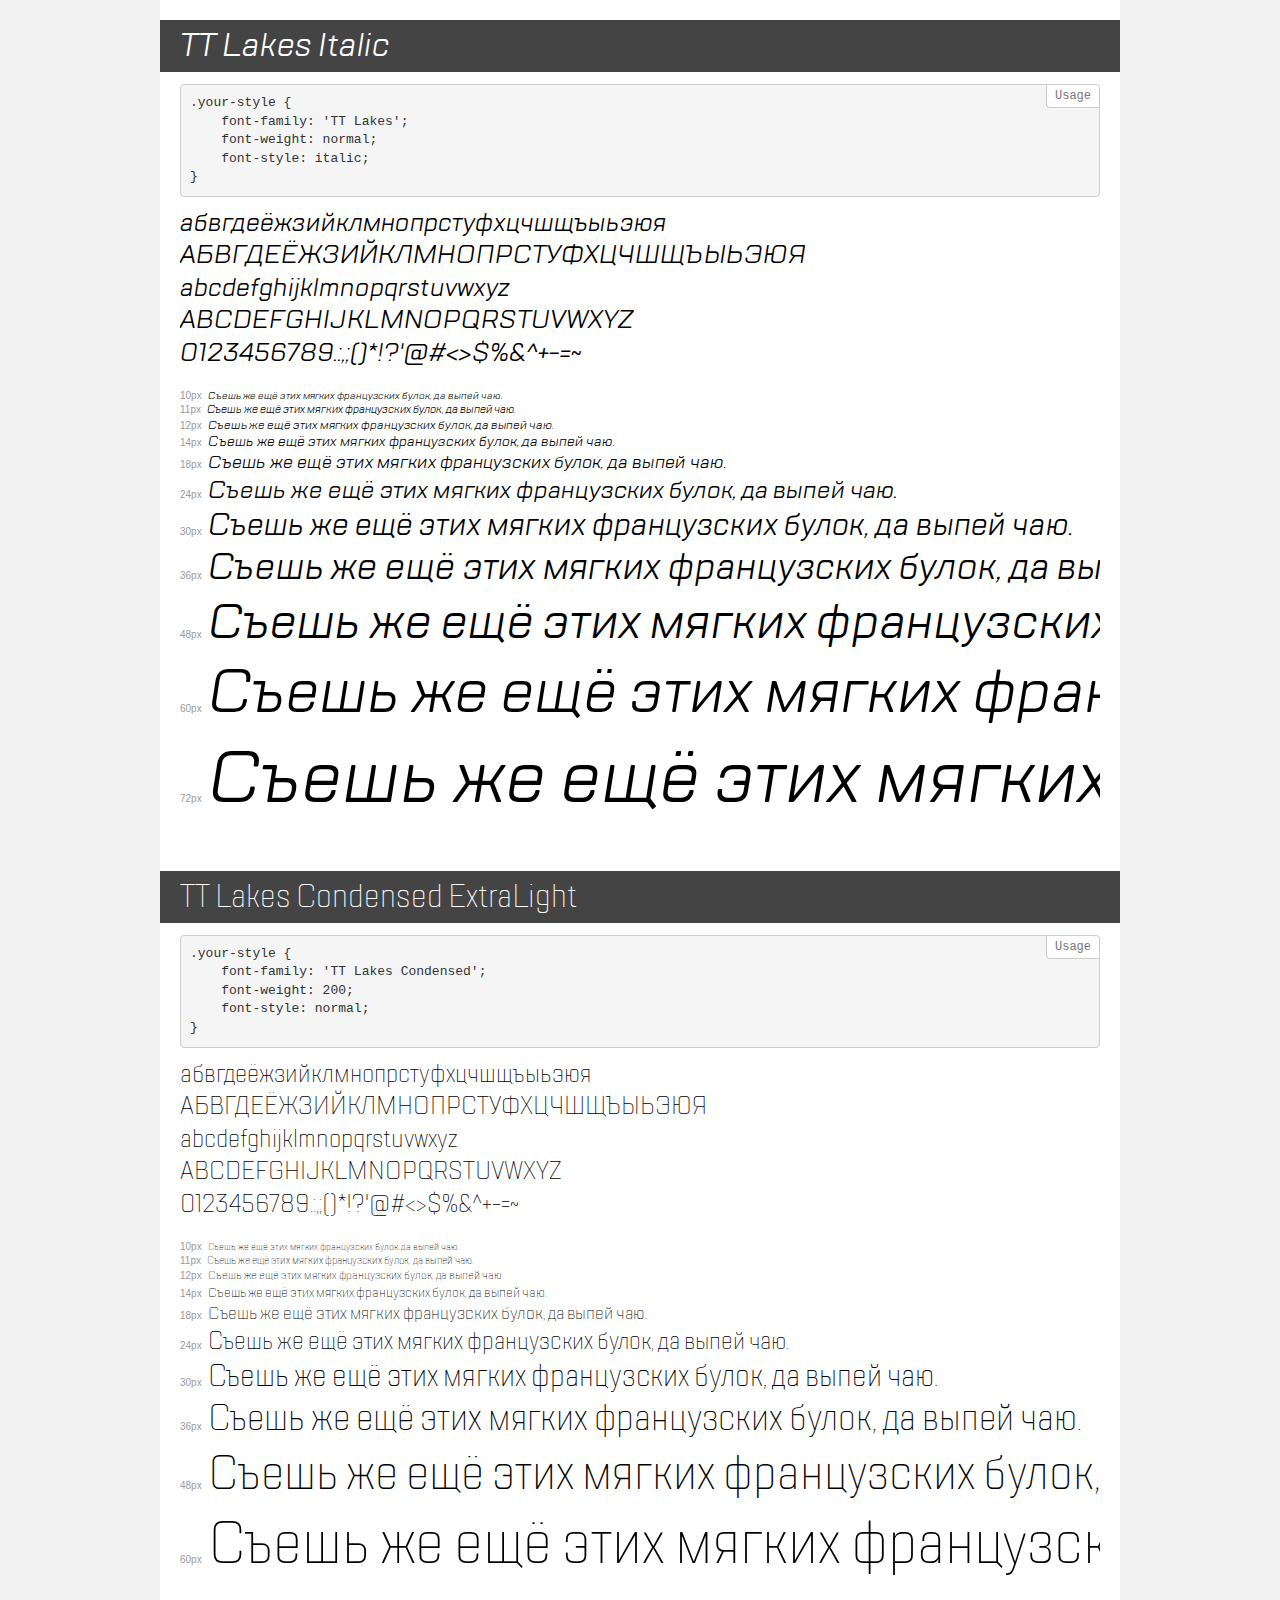
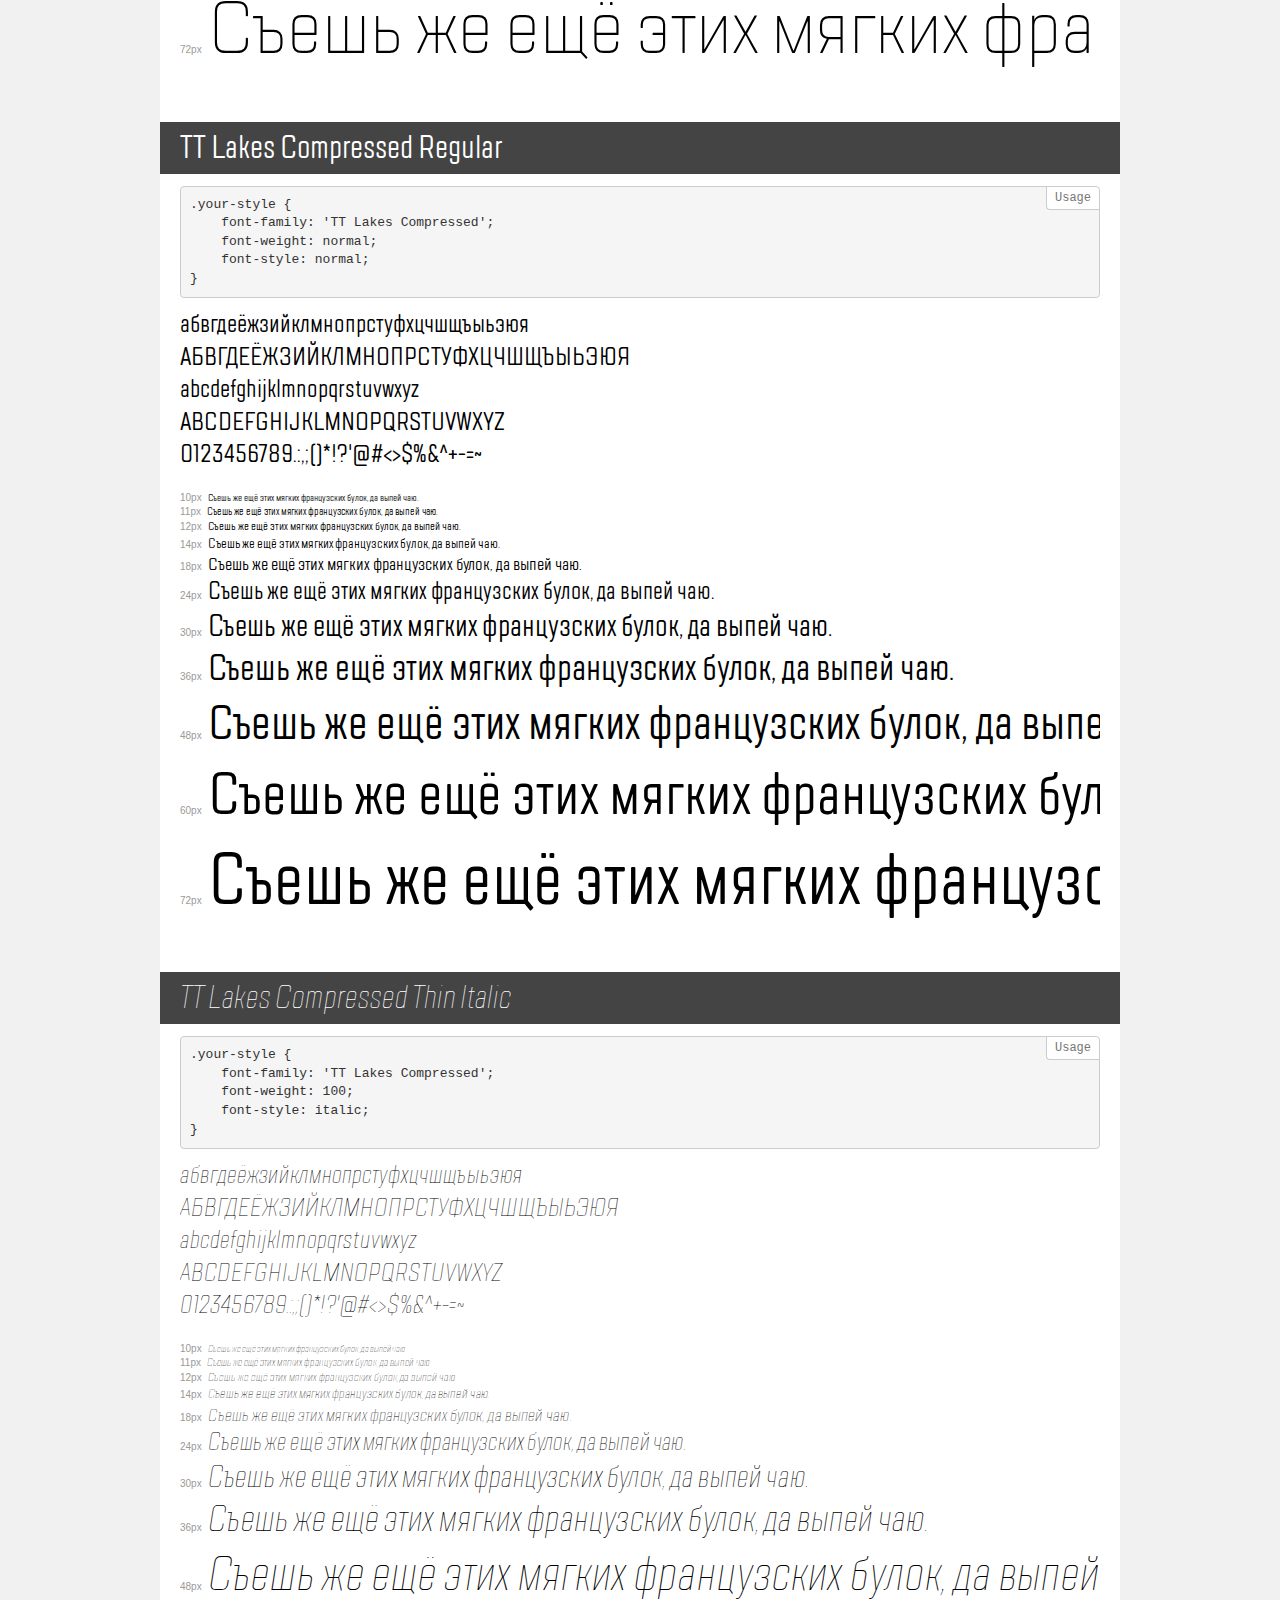
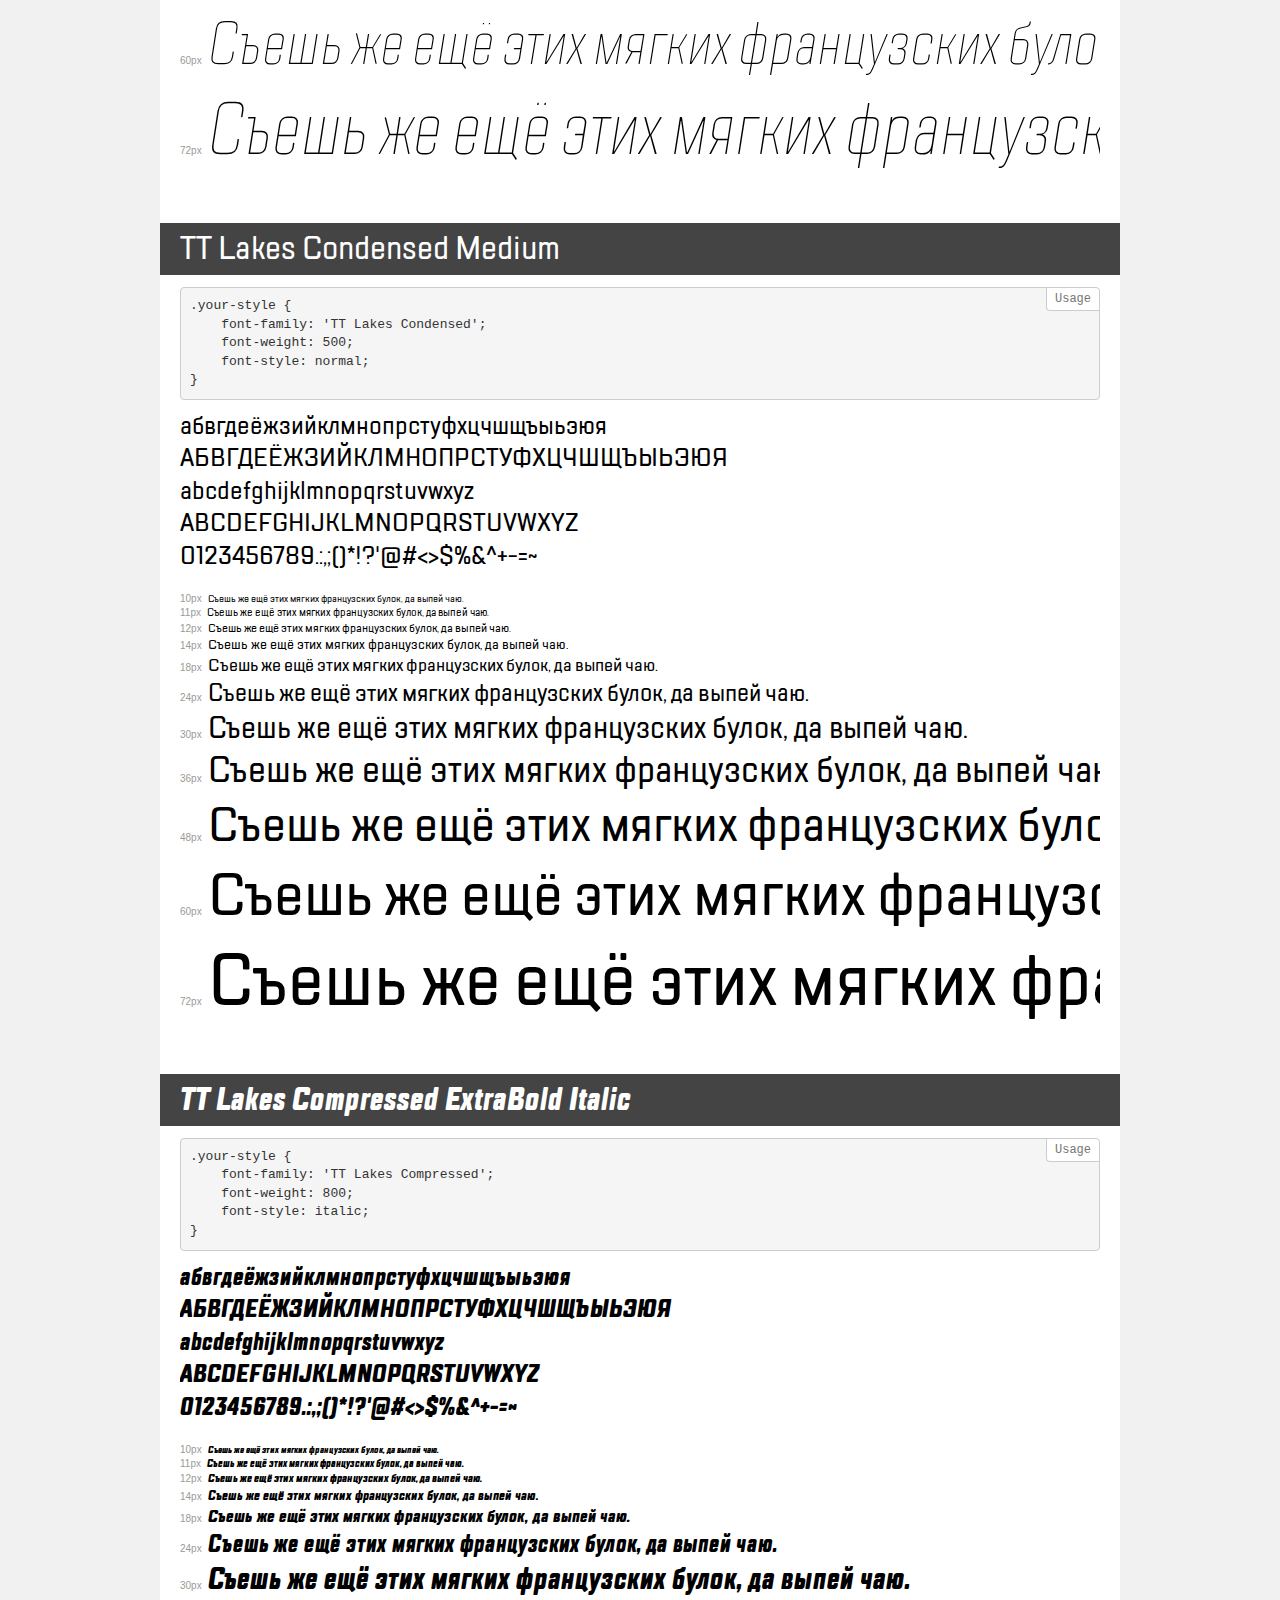
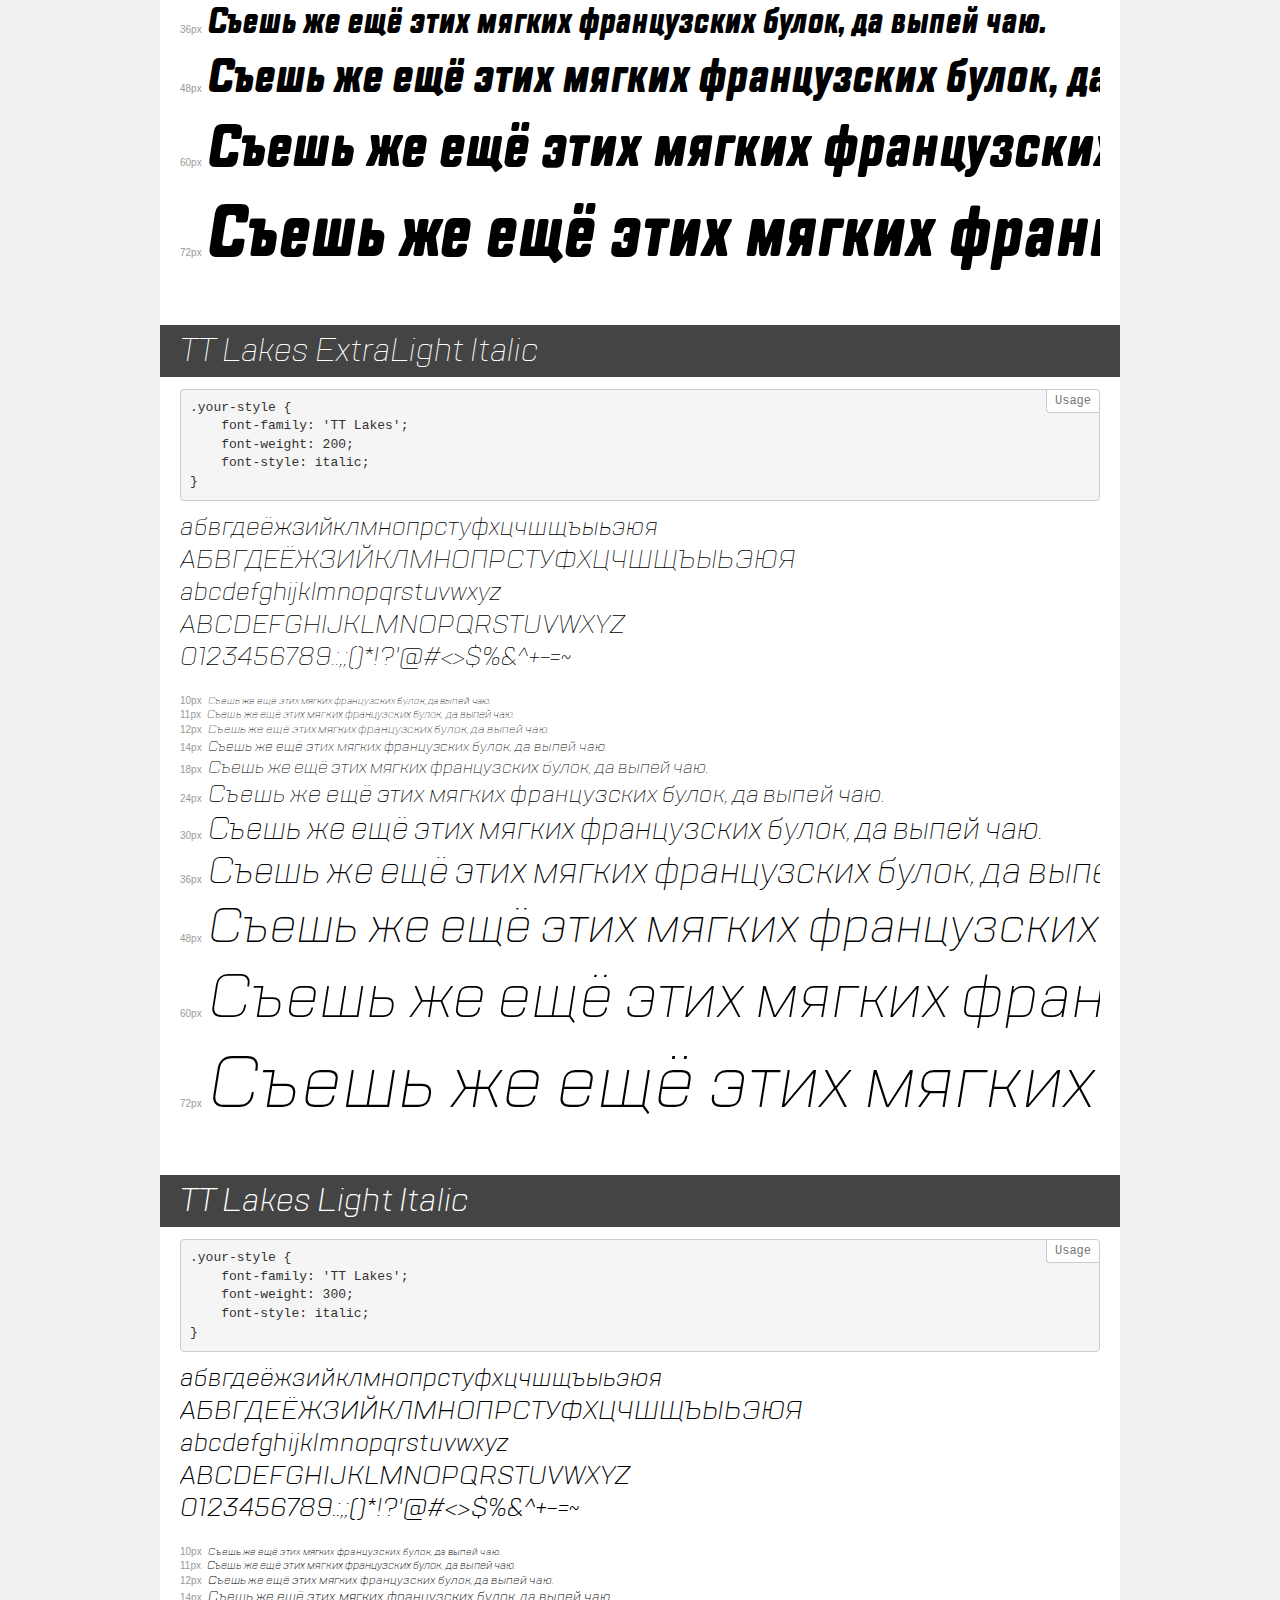
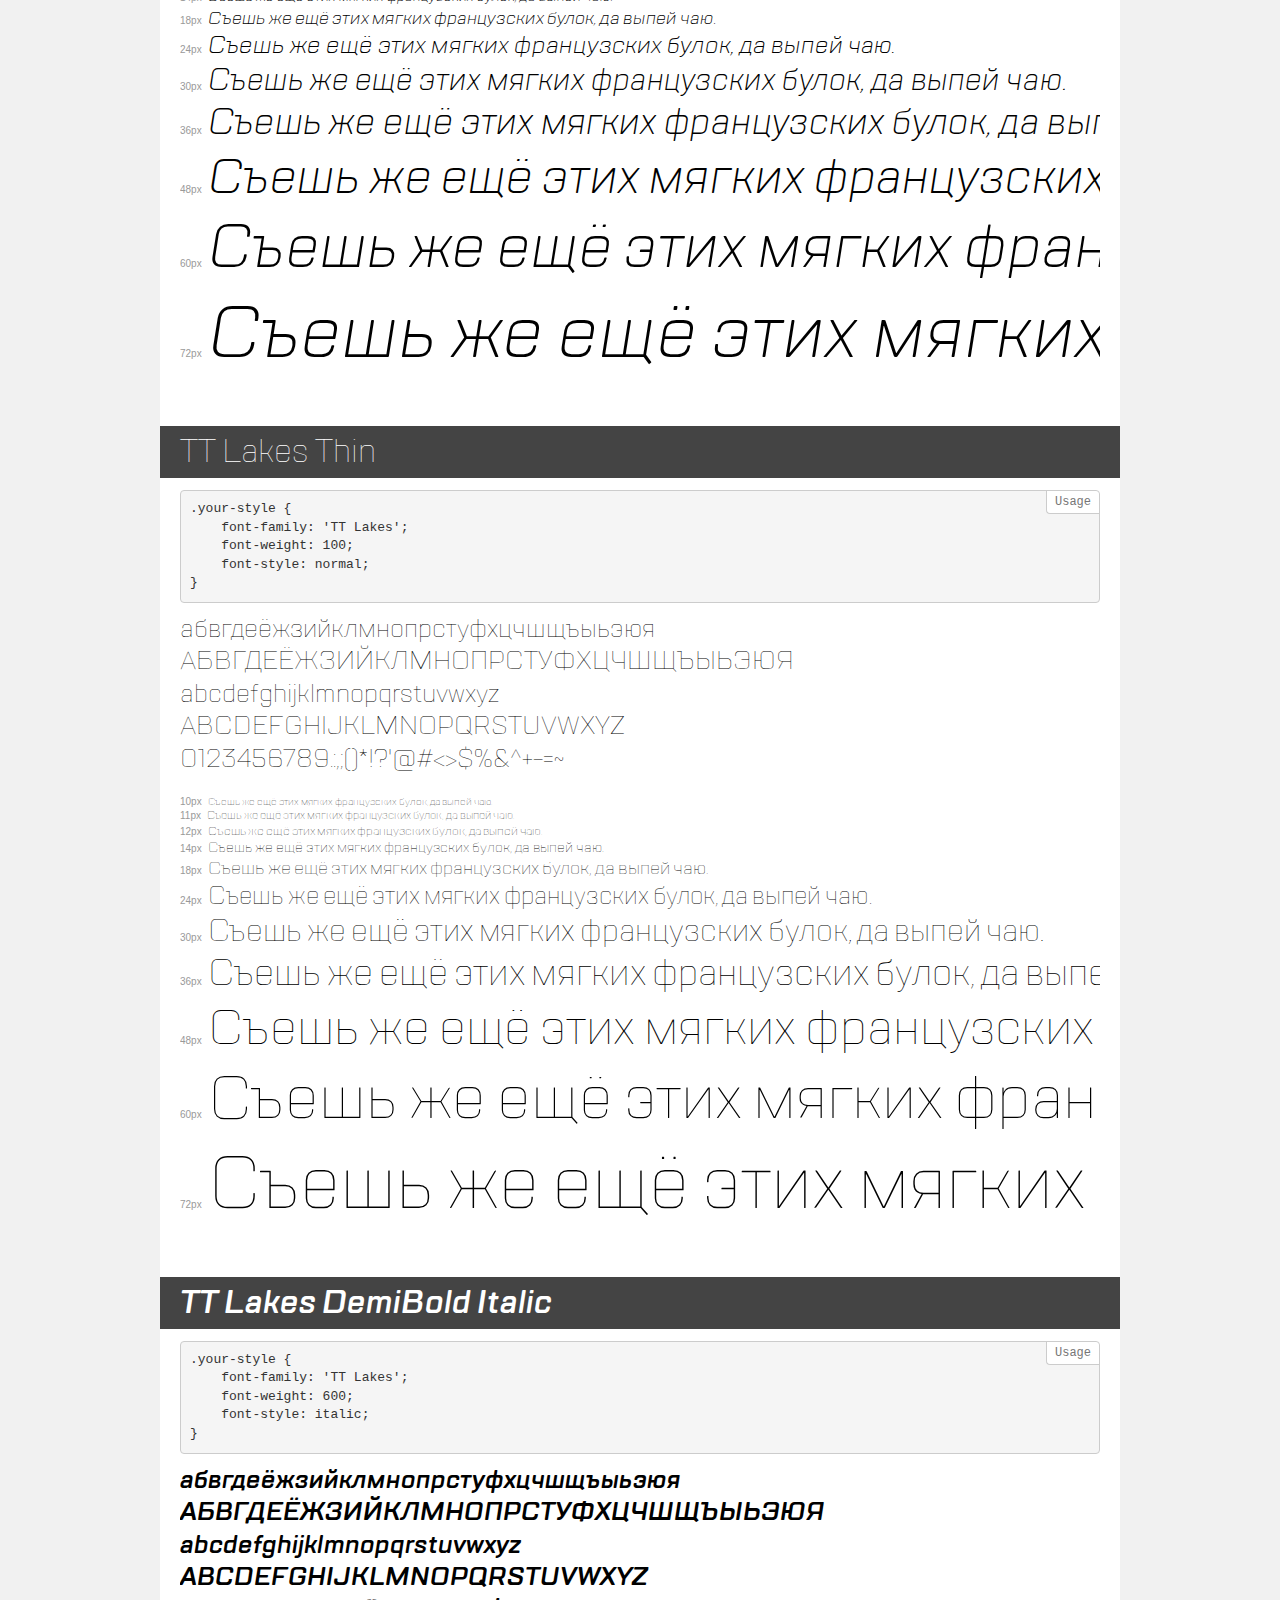
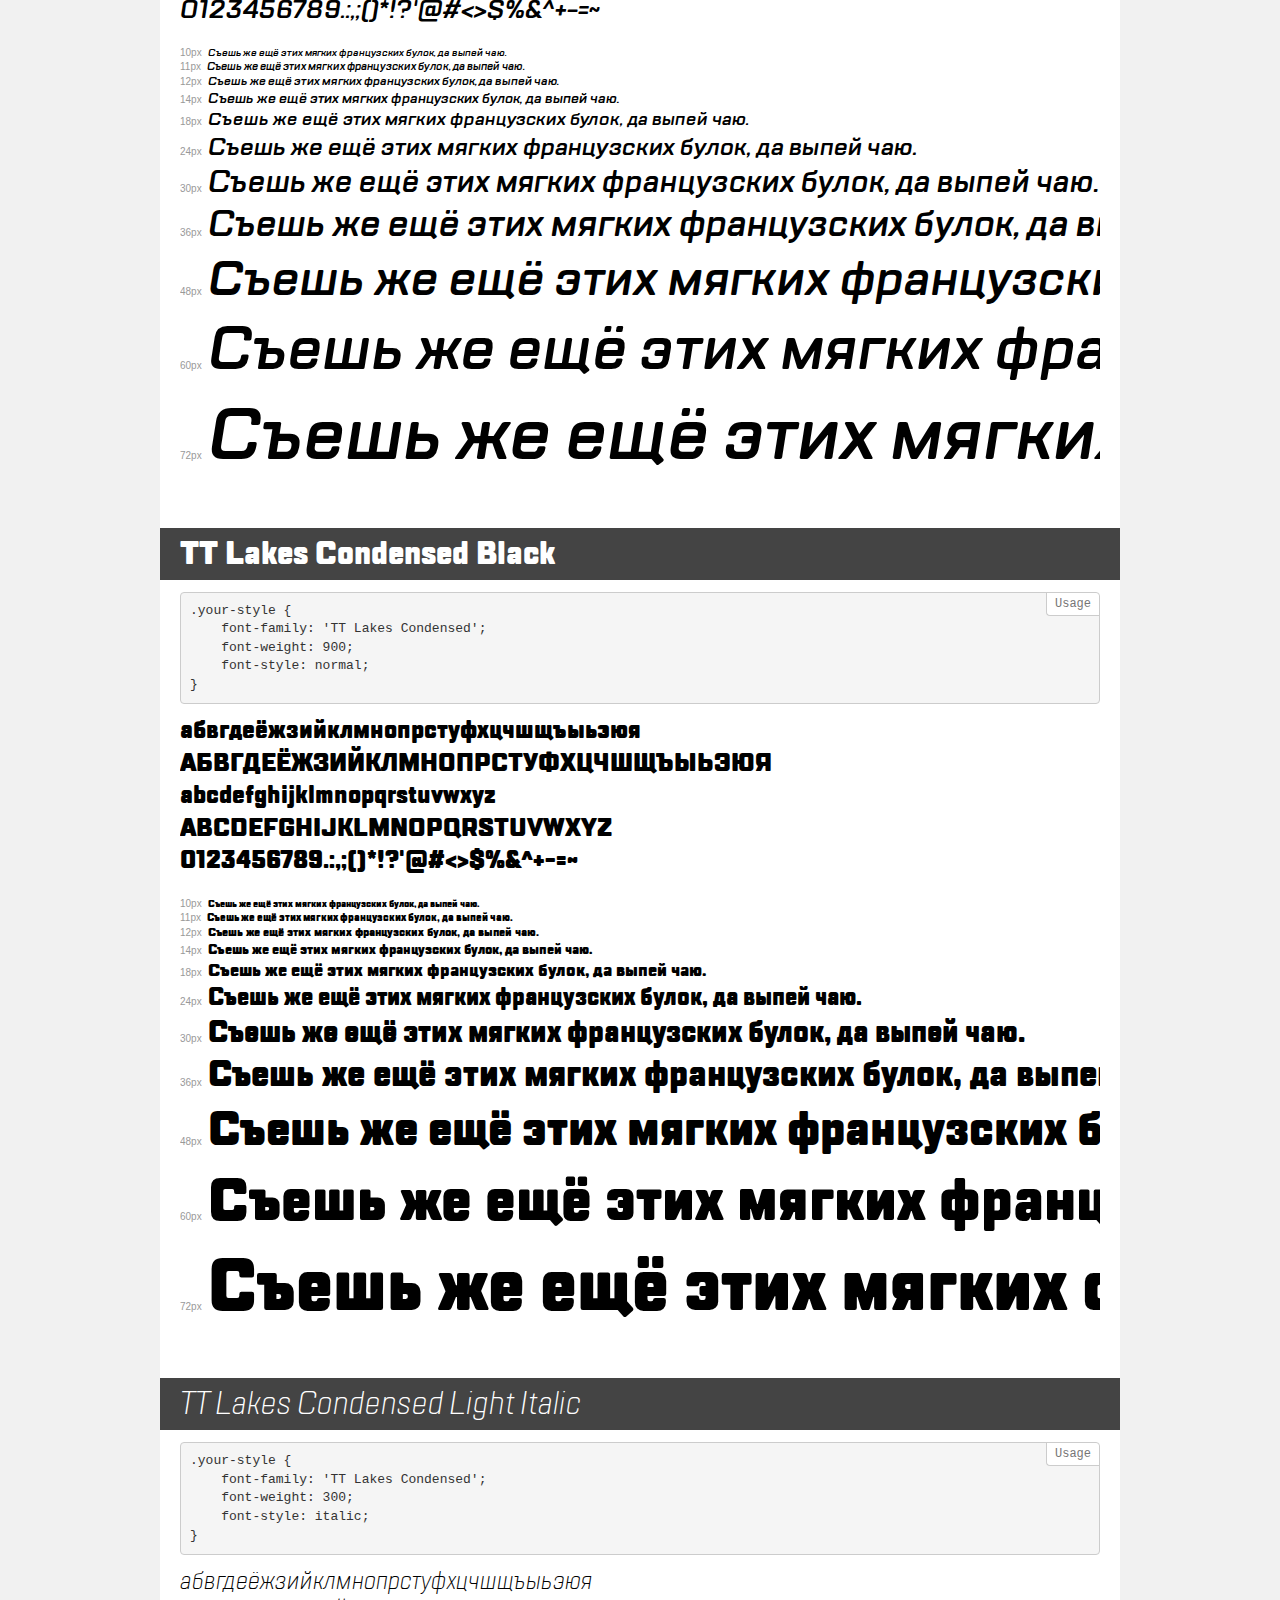
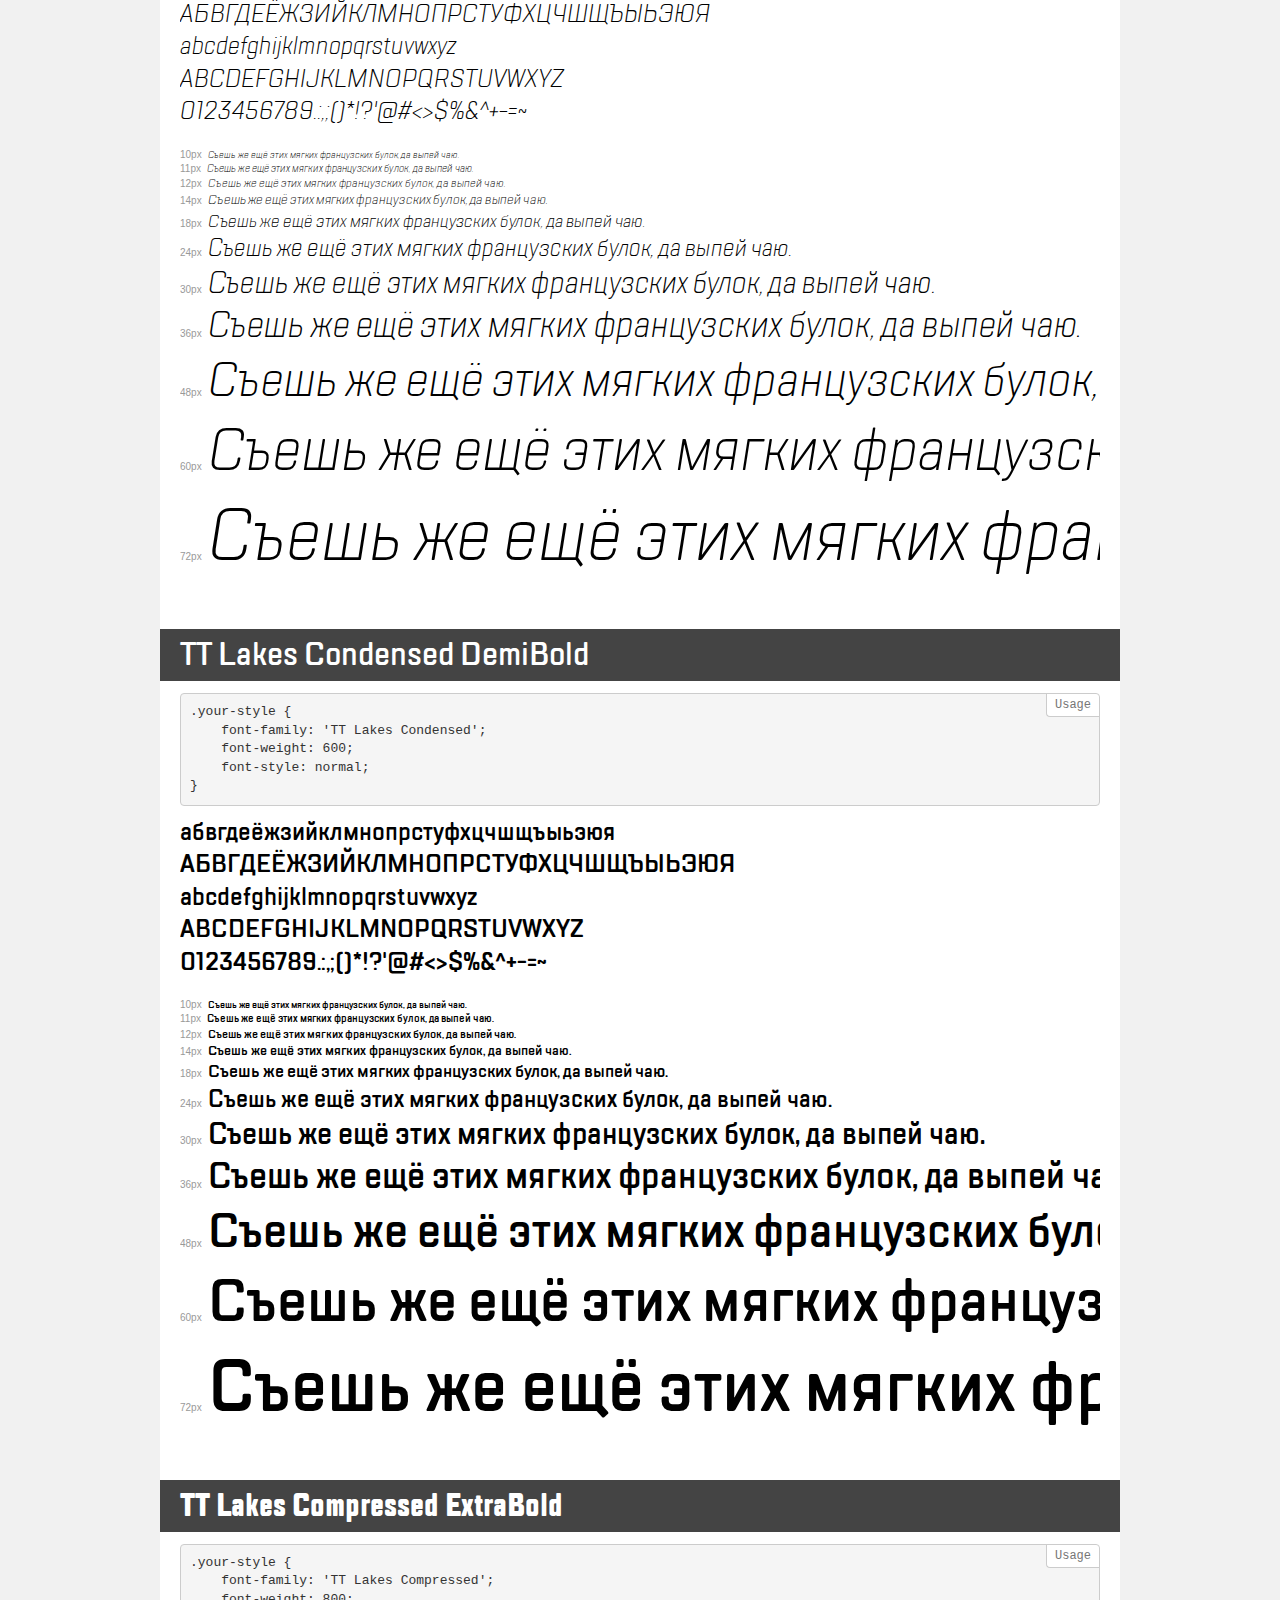
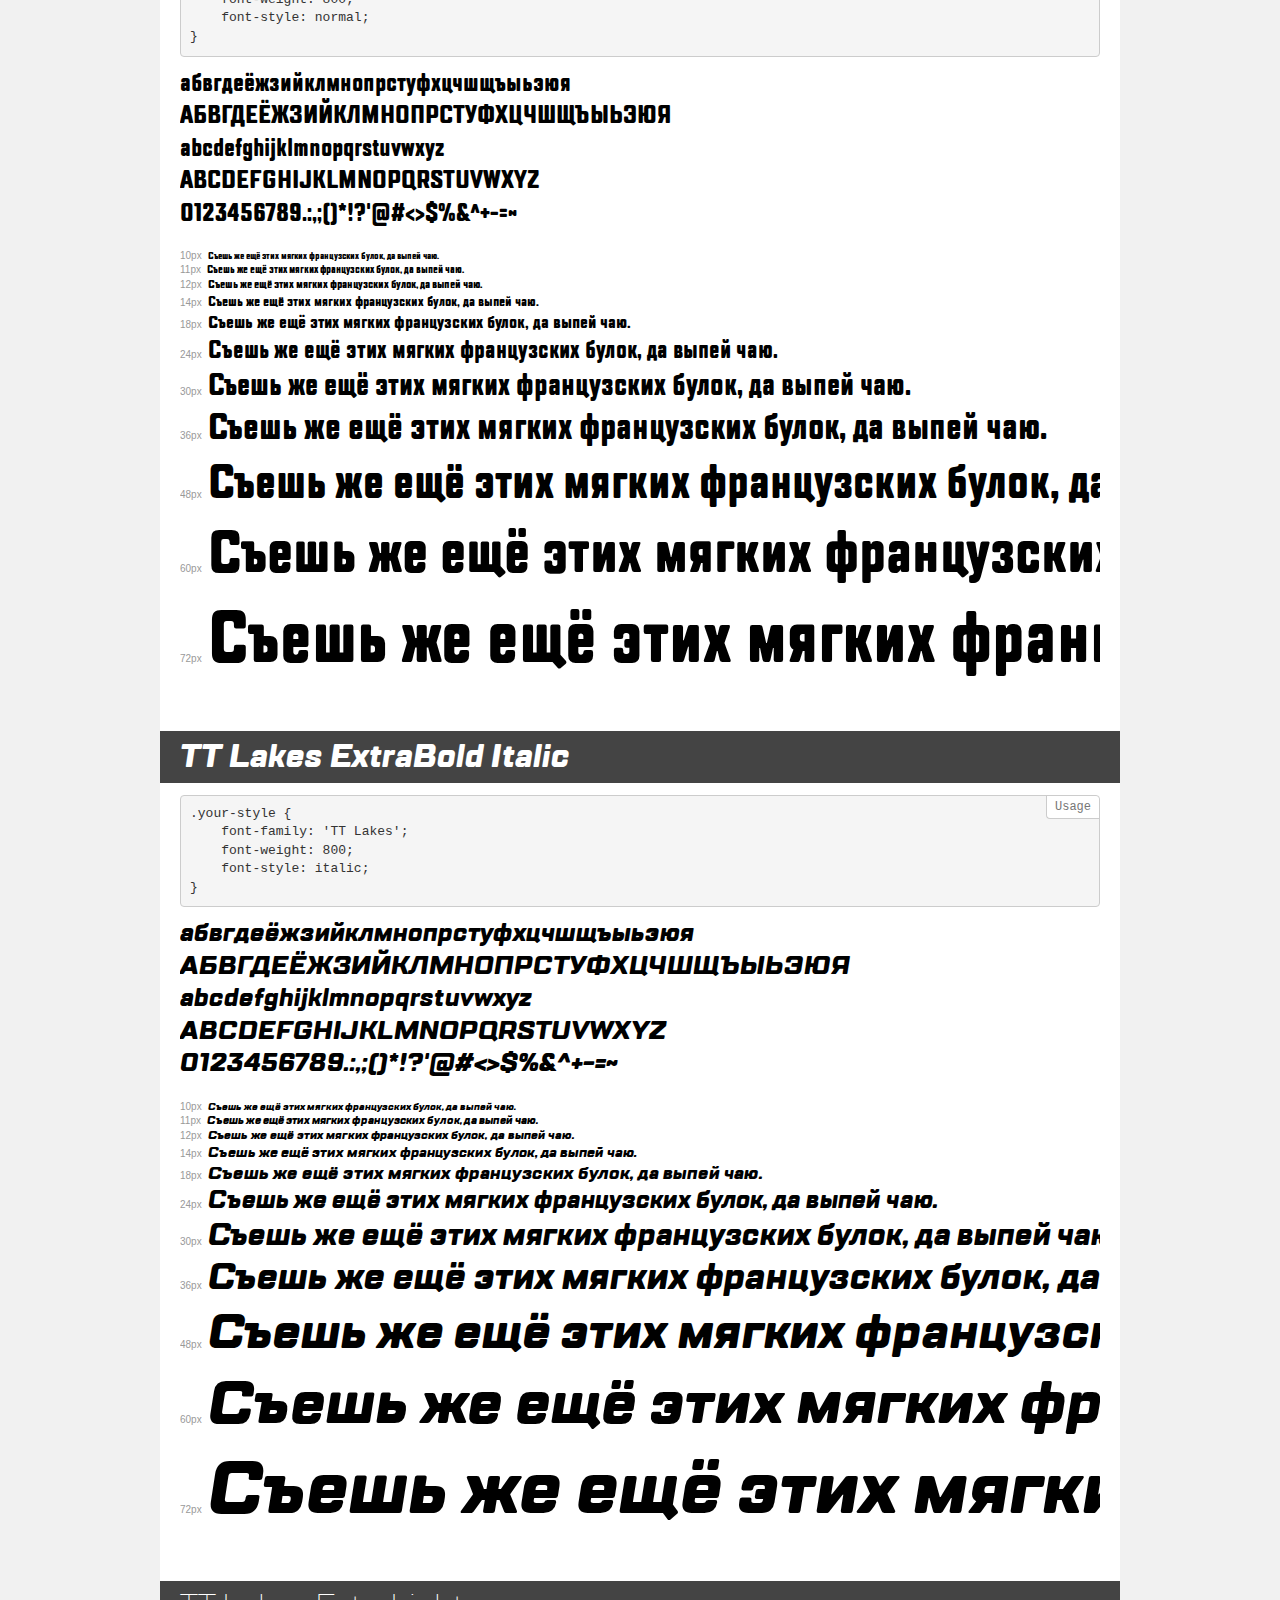
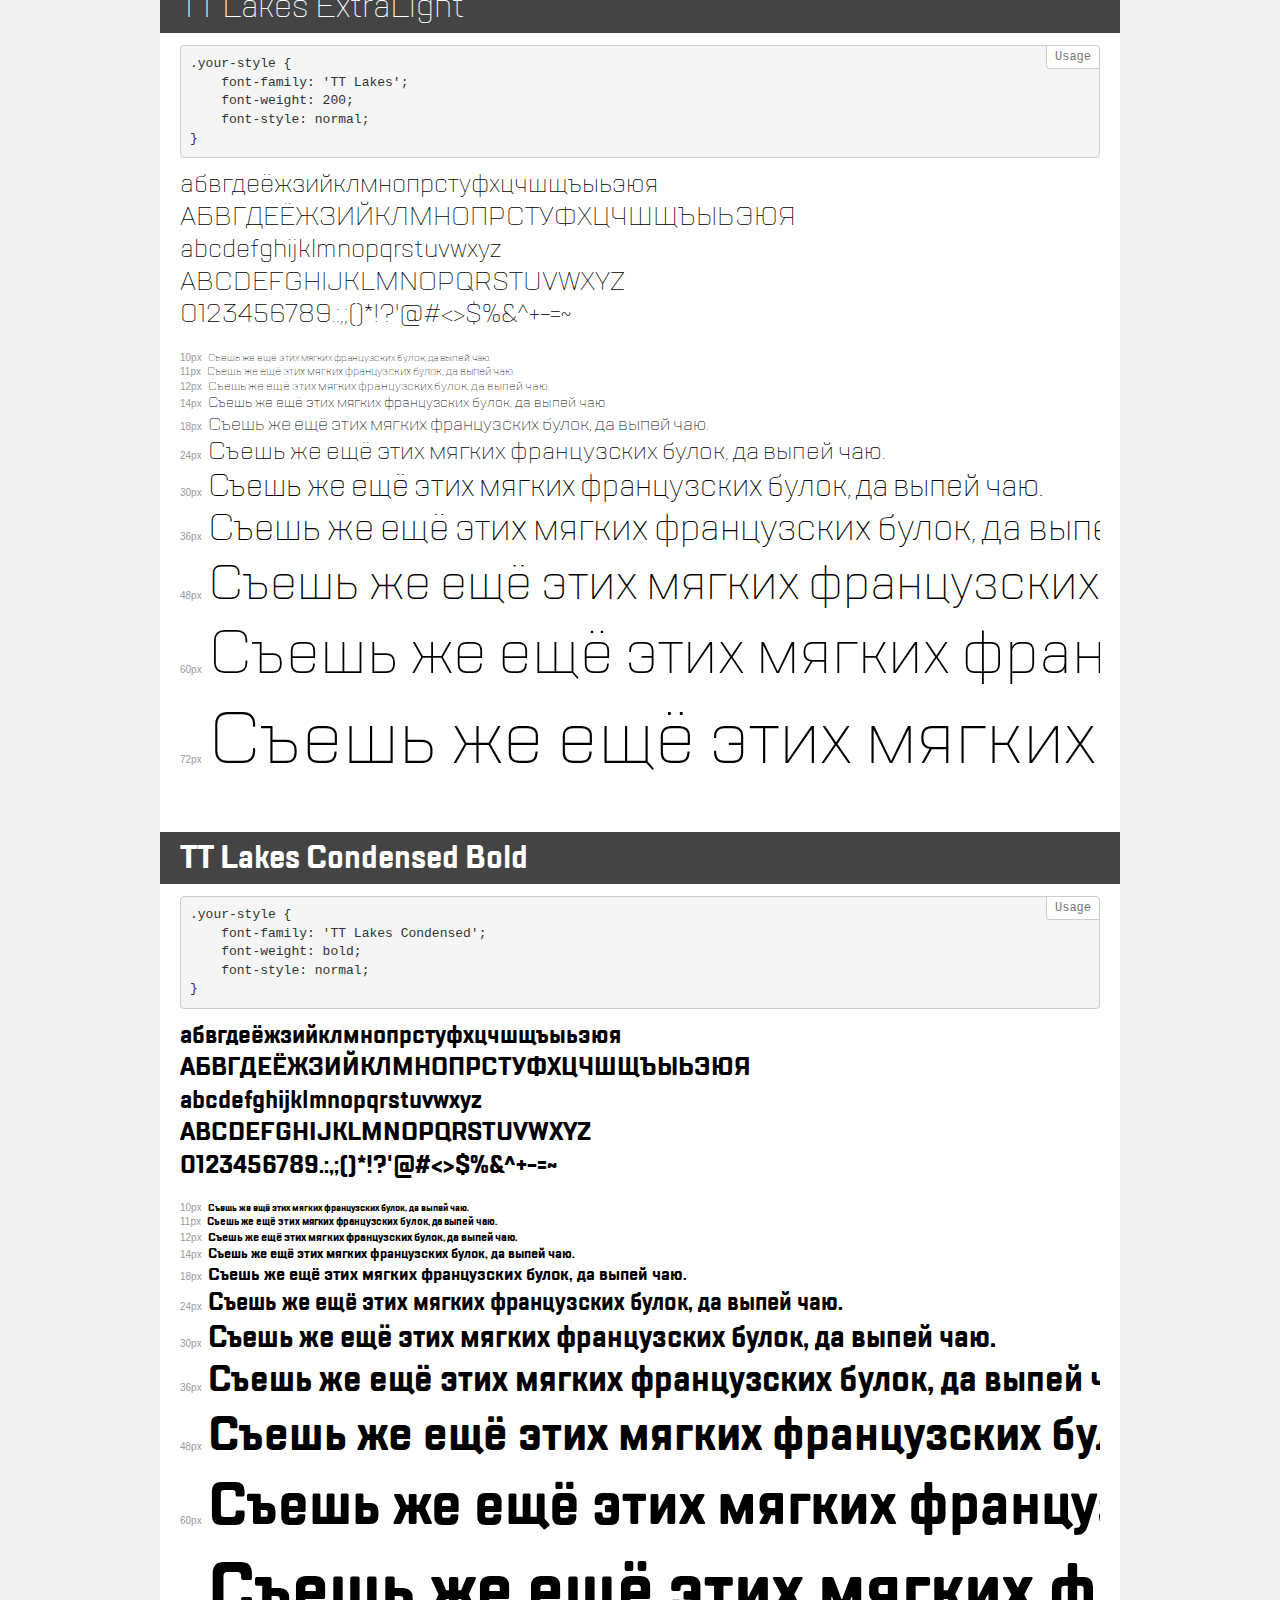
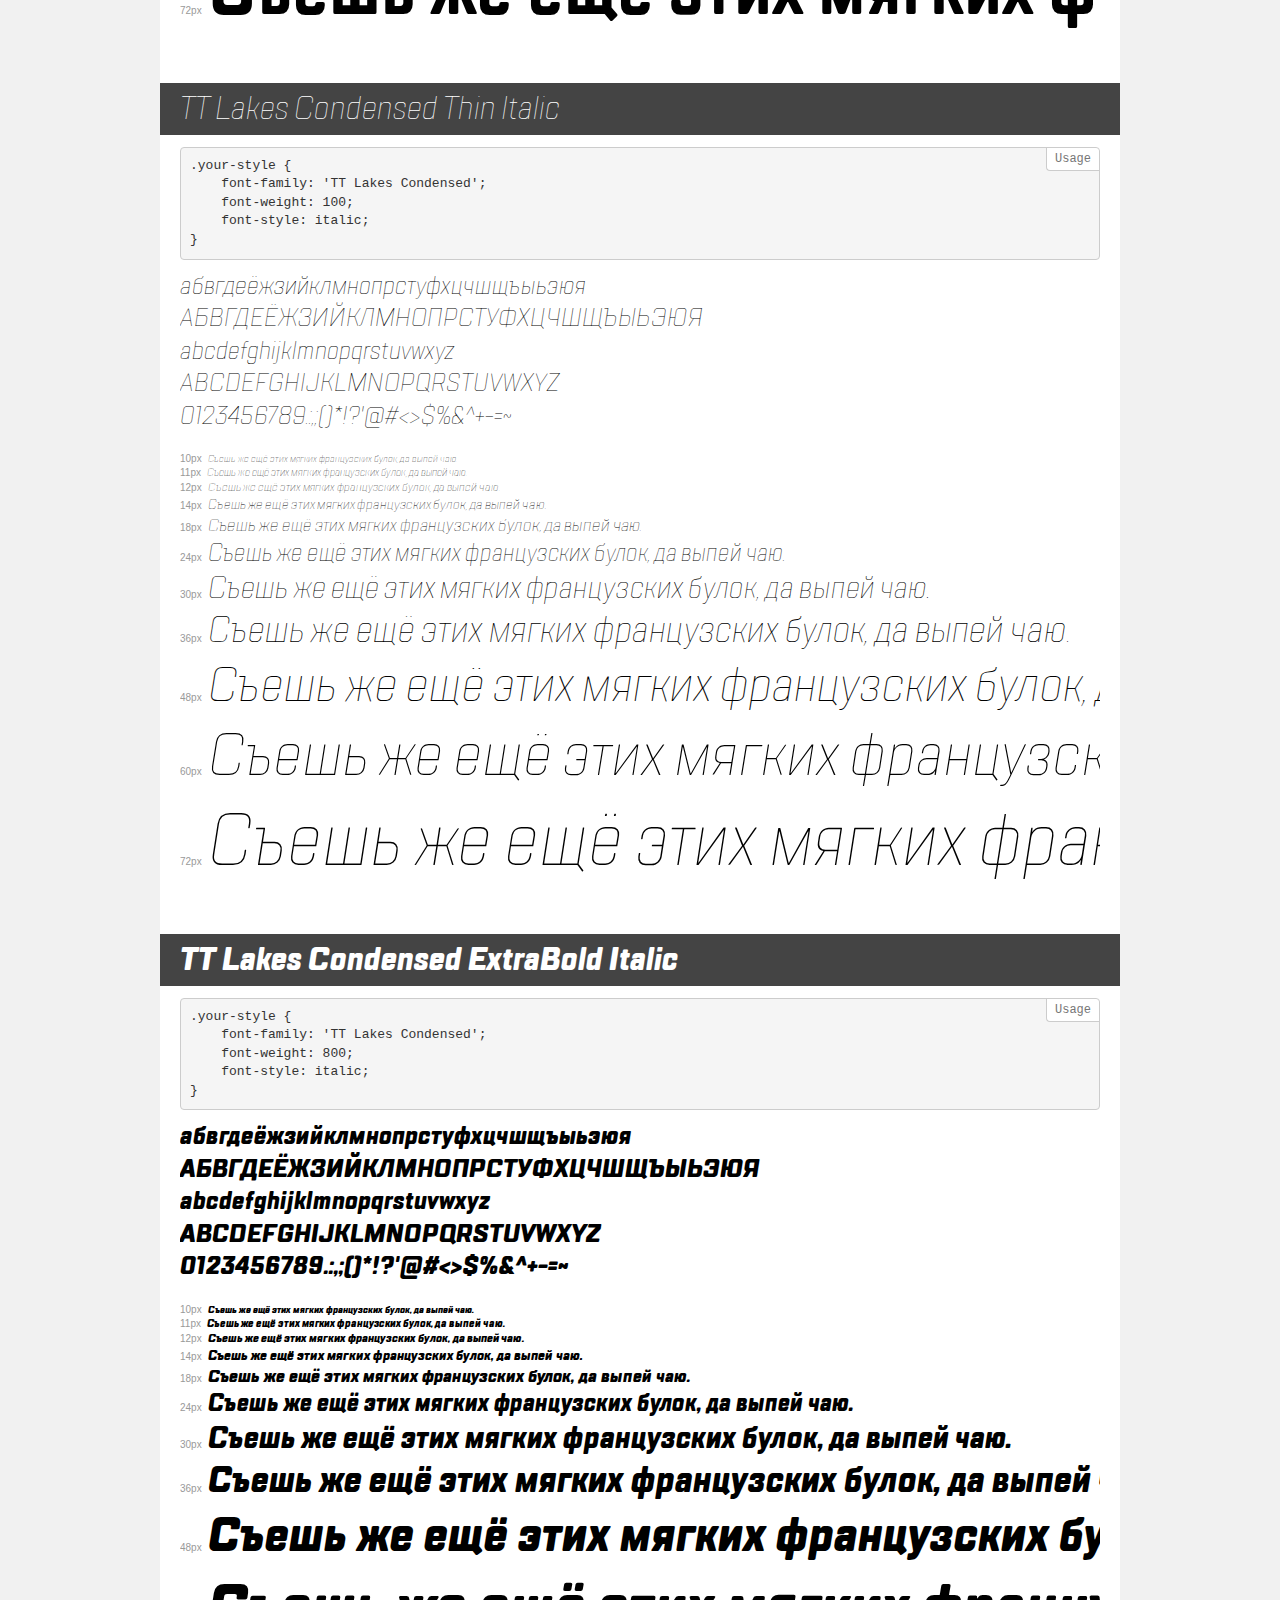
<file: src/fonts/demo.html>
<!DOCTYPE html>
<html>
<head>
    <meta charset="utf-8">
    <meta http-equiv="X-UA-Compatible" content="IE=edge">
    <meta name="viewport" content="width=device-width, initial-scale=1">
    <meta name="robots" content="noindex, noarchive">
    <meta name="format-detection" content="telephone=no">
    <title>Transfonter demo</title>
    <link href="stylesheet.css" rel="stylesheet">
    <style>
        /*
        http://meyerweb.com/eric/tools/css/reset/
        v2.0 | 20110126
        License: none (public domain)
        */
        html, body, div, span, applet, object, iframe,
        h1, h2, h3, h4, h5, h6, p, blockquote, pre,
        a, abbr, acronym, address, big, cite, code,
        del, dfn, em, img, ins, kbd, q, s, samp,
        small, strike, strong, sub, sup, tt, var,
        b, u, i, center,
        dl, dt, dd, ol, ul, li,
        fieldset, form, label, legend,
        table, caption, tbody, tfoot, thead, tr, th, td,
        article, aside, canvas, details, embed,
        figure, figcaption, footer, header, hgroup,
        menu, nav, output, ruby, section, summary,
        time, mark, audio, video {
            margin: 0;
            padding: 0;
            border: 0;
            font-size: 100%;
            font: inherit;
            vertical-align: baseline;
        }
        /* HTML5 display-role reset for older browsers */
        article, aside, details, figcaption, figure,
        footer, header, hgroup, menu, nav, section {
            display: block;
        }
        body {
            line-height: 1;
        }
        ol, ul {
            list-style: none;
        }
        blockquote, q {
            quotes: none;
        }
        blockquote:before, blockquote:after,
        q:before, q:after {
            content: '';
            content: none;
        }
        table {
            border-collapse: collapse;
            border-spacing: 0;
        }
        /* common styles */
        body {
            background: #f1f1f1;
            color: #000;
        }
        .page {
            background: #fff;
            width: 920px;
            margin: 0 auto;
            padding: 20px 20px 0 20px;
            overflow: hidden;
        }
        .font-container {
            overflow-x: auto;
            overflow-y: hidden;
            margin-bottom: 40px;
            line-height: 1.3;
            white-space: nowrap;
            padding-bottom: 5px;
        }
        h1 {
            position: relative;
            background: #444;
            font-size: 32px;
            color: #fff;
            padding: 10px 20px;
            margin: 0 -20px 12px -20px;
        }
        .letters {
            font-size: 25px;
            margin-bottom: 20px;
        }
        .s10:before {
            content: '10px';
        }
        .s11:before {
            content: '11px';
        }
        .s12:before {
            content: '12px';
        }
        .s14:before {
            content: '14px';
        }
        .s18:before {
            content: '18px';
        }
        .s24:before {
            content: '24px';
        }
        .s30:before {
            content: '30px';
        }
        .s36:before {
            content: '36px';
        }
        .s48:before {
            content: '48px';
        }
        .s60:before {
            content: '60px';
        }
        .s72:before {
            content: '72px';
        }
        .s10:before, .s11:before, .s12:before, .s14:before,
        .s18:before, .s24:before, .s30:before, .s36:before,
        .s48:before, .s60:before, .s72:before {
            font-family: Arial, sans-serif;
            font-size: 10px;
            font-weight: normal;
            font-style: normal;
            color: #999;
            padding-right: 6px;
        }
        pre {
            display: block;
            position: relative;
            padding: 9px;
            margin: 0 0 10px;
            font-family: Monaco, Menlo, Consolas, "Courier New", monospace !important;
            font-size: 13px;
            line-height: 1.428571429;
            color: #333;
            font-weight: normal !important;
            font-style: normal !important;
            background-color: #f5f5f5;
            border: 1px solid #ccc;
            overflow-x: auto;
            border-radius: 4px;
        }
        pre:after {
            display: block;
            position: absolute;
            right: 0;
            top: 0;
            content: 'Usage';
            line-height: 1;
            padding: 5px 8px;
            font-size: 12px;
            color: #767676;
            background-color: #fff;
            border: 1px solid #ccc;
            border-right: none;
            border-top: none;
            border-radius: 0 4px 0 4px;
            z-index: 10;
        }
        /* responsive */
        @media (max-width: 959px) {
            .page {
                width: auto;
                margin: 0;
            }
        }
    </style>
</head>
<body>
<div class="page">
    <div class="demo" style="font-family: 'TT Lakes'; font-weight: normal; font-style: italic;">
        <h1>TT Lakes Italic</h1>
        <pre>.your-style {
    font-family: 'TT Lakes';
    font-weight: normal;
    font-style: italic;
}</pre>
        <div class="font-container">
            <p class="letters">
                абвгдеёжзийклмнопрстуфхцчшщъыьэюя<br>
АБВГДЕЁЖЗИЙКЛМНОПРСТУФХЦЧШЩЪЫЬЭЮЯ<br>
abcdefghijklmnopqrstuvwxyz<br>
ABCDEFGHIJKLMNOPQRSTUVWXYZ<br>
                0123456789.:,;()*!?'@#<>$%&^+-=~
            </p>
            <p class="s10" style="font-size: 10px;">Съешь же ещё этих мягких французских булок, да выпей чаю.</p>
            <p class="s11" style="font-size: 11px;">Съешь же ещё этих мягких французских булок, да выпей чаю.</p>
            <p class="s12" style="font-size: 12px;">Съешь же ещё этих мягких французских булок, да выпей чаю.</p>
            <p class="s14" style="font-size: 14px;">Съешь же ещё этих мягких французских булок, да выпей чаю.</p>
            <p class="s18" style="font-size: 18px;">Съешь же ещё этих мягких французских булок, да выпей чаю.</p>
            <p class="s24" style="font-size: 24px;">Съешь же ещё этих мягких французских булок, да выпей чаю.</p>
            <p class="s30" style="font-size: 30px;">Съешь же ещё этих мягких французских булок, да выпей чаю.</p>
            <p class="s36" style="font-size: 36px;">Съешь же ещё этих мягких французских булок, да выпей чаю.</p>
            <p class="s48" style="font-size: 48px;">Съешь же ещё этих мягких французских булок, да выпей чаю.</p>
            <p class="s60" style="font-size: 60px;">Съешь же ещё этих мягких французских булок, да выпей чаю.</p>
            <p class="s72" style="font-size: 72px;">Съешь же ещё этих мягких французских булок, да выпей чаю.</p>
        </div>
    </div>
    <div class="demo" style="font-family: 'TT Lakes Condensed'; font-weight: 200; font-style: normal;">
        <h1>TT Lakes Condensed ExtraLight</h1>
        <pre>.your-style {
    font-family: 'TT Lakes Condensed';
    font-weight: 200;
    font-style: normal;
}</pre>
        <div class="font-container">
            <p class="letters">
                абвгдеёжзийклмнопрстуфхцчшщъыьэюя<br>
АБВГДЕЁЖЗИЙКЛМНОПРСТУФХЦЧШЩЪЫЬЭЮЯ<br>
abcdefghijklmnopqrstuvwxyz<br>
ABCDEFGHIJKLMNOPQRSTUVWXYZ<br>
                0123456789.:,;()*!?'@#<>$%&^+-=~
            </p>
            <p class="s10" style="font-size: 10px;">Съешь же ещё этих мягких французских булок, да выпей чаю.</p>
            <p class="s11" style="font-size: 11px;">Съешь же ещё этих мягких французских булок, да выпей чаю.</p>
            <p class="s12" style="font-size: 12px;">Съешь же ещё этих мягких французских булок, да выпей чаю.</p>
            <p class="s14" style="font-size: 14px;">Съешь же ещё этих мягких французских булок, да выпей чаю.</p>
            <p class="s18" style="font-size: 18px;">Съешь же ещё этих мягких французских булок, да выпей чаю.</p>
            <p class="s24" style="font-size: 24px;">Съешь же ещё этих мягких французских булок, да выпей чаю.</p>
            <p class="s30" style="font-size: 30px;">Съешь же ещё этих мягких французских булок, да выпей чаю.</p>
            <p class="s36" style="font-size: 36px;">Съешь же ещё этих мягких французских булок, да выпей чаю.</p>
            <p class="s48" style="font-size: 48px;">Съешь же ещё этих мягких французских булок, да выпей чаю.</p>
            <p class="s60" style="font-size: 60px;">Съешь же ещё этих мягких французских булок, да выпей чаю.</p>
            <p class="s72" style="font-size: 72px;">Съешь же ещё этих мягких французских булок, да выпей чаю.</p>
        </div>
    </div>
    <div class="demo" style="font-family: 'TT Lakes Compressed'; font-weight: normal; font-style: normal;">
        <h1>TT Lakes Compressed Regular</h1>
        <pre>.your-style {
    font-family: 'TT Lakes Compressed';
    font-weight: normal;
    font-style: normal;
}</pre>
        <div class="font-container">
            <p class="letters">
                абвгдеёжзийклмнопрстуфхцчшщъыьэюя<br>
АБВГДЕЁЖЗИЙКЛМНОПРСТУФХЦЧШЩЪЫЬЭЮЯ<br>
abcdefghijklmnopqrstuvwxyz<br>
ABCDEFGHIJKLMNOPQRSTUVWXYZ<br>
                0123456789.:,;()*!?'@#<>$%&^+-=~
            </p>
            <p class="s10" style="font-size: 10px;">Съешь же ещё этих мягких французских булок, да выпей чаю.</p>
            <p class="s11" style="font-size: 11px;">Съешь же ещё этих мягких французских булок, да выпей чаю.</p>
            <p class="s12" style="font-size: 12px;">Съешь же ещё этих мягких французских булок, да выпей чаю.</p>
            <p class="s14" style="font-size: 14px;">Съешь же ещё этих мягких французских булок, да выпей чаю.</p>
            <p class="s18" style="font-size: 18px;">Съешь же ещё этих мягких французских булок, да выпей чаю.</p>
            <p class="s24" style="font-size: 24px;">Съешь же ещё этих мягких французских булок, да выпей чаю.</p>
            <p class="s30" style="font-size: 30px;">Съешь же ещё этих мягких французских булок, да выпей чаю.</p>
            <p class="s36" style="font-size: 36px;">Съешь же ещё этих мягких французских булок, да выпей чаю.</p>
            <p class="s48" style="font-size: 48px;">Съешь же ещё этих мягких французских булок, да выпей чаю.</p>
            <p class="s60" style="font-size: 60px;">Съешь же ещё этих мягких французских булок, да выпей чаю.</p>
            <p class="s72" style="font-size: 72px;">Съешь же ещё этих мягких французских булок, да выпей чаю.</p>
        </div>
    </div>
    <div class="demo" style="font-family: 'TT Lakes Compressed'; font-weight: 100; font-style: italic;">
        <h1>TT Lakes Compressed Thin Italic</h1>
        <pre>.your-style {
    font-family: 'TT Lakes Compressed';
    font-weight: 100;
    font-style: italic;
}</pre>
        <div class="font-container">
            <p class="letters">
                абвгдеёжзийклмнопрстуфхцчшщъыьэюя<br>
АБВГДЕЁЖЗИЙКЛМНОПРСТУФХЦЧШЩЪЫЬЭЮЯ<br>
abcdefghijklmnopqrstuvwxyz<br>
ABCDEFGHIJKLMNOPQRSTUVWXYZ<br>
                0123456789.:,;()*!?'@#<>$%&^+-=~
            </p>
            <p class="s10" style="font-size: 10px;">Съешь же ещё этих мягких французских булок, да выпей чаю.</p>
            <p class="s11" style="font-size: 11px;">Съешь же ещё этих мягких французских булок, да выпей чаю.</p>
            <p class="s12" style="font-size: 12px;">Съешь же ещё этих мягких французских булок, да выпей чаю.</p>
            <p class="s14" style="font-size: 14px;">Съешь же ещё этих мягких французских булок, да выпей чаю.</p>
            <p class="s18" style="font-size: 18px;">Съешь же ещё этих мягких французских булок, да выпей чаю.</p>
            <p class="s24" style="font-size: 24px;">Съешь же ещё этих мягких французских булок, да выпей чаю.</p>
            <p class="s30" style="font-size: 30px;">Съешь же ещё этих мягких французских булок, да выпей чаю.</p>
            <p class="s36" style="font-size: 36px;">Съешь же ещё этих мягких французских булок, да выпей чаю.</p>
            <p class="s48" style="font-size: 48px;">Съешь же ещё этих мягких французских булок, да выпей чаю.</p>
            <p class="s60" style="font-size: 60px;">Съешь же ещё этих мягких французских булок, да выпей чаю.</p>
            <p class="s72" style="font-size: 72px;">Съешь же ещё этих мягких французских булок, да выпей чаю.</p>
        </div>
    </div>
    <div class="demo" style="font-family: 'TT Lakes Condensed'; font-weight: 500; font-style: normal;">
        <h1>TT Lakes Condensed Medium</h1>
        <pre>.your-style {
    font-family: 'TT Lakes Condensed';
    font-weight: 500;
    font-style: normal;
}</pre>
        <div class="font-container">
            <p class="letters">
                абвгдеёжзийклмнопрстуфхцчшщъыьэюя<br>
АБВГДЕЁЖЗИЙКЛМНОПРСТУФХЦЧШЩЪЫЬЭЮЯ<br>
abcdefghijklmnopqrstuvwxyz<br>
ABCDEFGHIJKLMNOPQRSTUVWXYZ<br>
                0123456789.:,;()*!?'@#<>$%&^+-=~
            </p>
            <p class="s10" style="font-size: 10px;">Съешь же ещё этих мягких французских булок, да выпей чаю.</p>
            <p class="s11" style="font-size: 11px;">Съешь же ещё этих мягких французских булок, да выпей чаю.</p>
            <p class="s12" style="font-size: 12px;">Съешь же ещё этих мягких французских булок, да выпей чаю.</p>
            <p class="s14" style="font-size: 14px;">Съешь же ещё этих мягких французских булок, да выпей чаю.</p>
            <p class="s18" style="font-size: 18px;">Съешь же ещё этих мягких французских булок, да выпей чаю.</p>
            <p class="s24" style="font-size: 24px;">Съешь же ещё этих мягких французских булок, да выпей чаю.</p>
            <p class="s30" style="font-size: 30px;">Съешь же ещё этих мягких французских булок, да выпей чаю.</p>
            <p class="s36" style="font-size: 36px;">Съешь же ещё этих мягких французских булок, да выпей чаю.</p>
            <p class="s48" style="font-size: 48px;">Съешь же ещё этих мягких французских булок, да выпей чаю.</p>
            <p class="s60" style="font-size: 60px;">Съешь же ещё этих мягких французских булок, да выпей чаю.</p>
            <p class="s72" style="font-size: 72px;">Съешь же ещё этих мягких французских булок, да выпей чаю.</p>
        </div>
    </div>
    <div class="demo" style="font-family: 'TT Lakes Compressed'; font-weight: 800; font-style: italic;">
        <h1>TT Lakes Compressed ExtraBold Italic</h1>
        <pre>.your-style {
    font-family: 'TT Lakes Compressed';
    font-weight: 800;
    font-style: italic;
}</pre>
        <div class="font-container">
            <p class="letters">
                абвгдеёжзийклмнопрстуфхцчшщъыьэюя<br>
АБВГДЕЁЖЗИЙКЛМНОПРСТУФХЦЧШЩЪЫЬЭЮЯ<br>
abcdefghijklmnopqrstuvwxyz<br>
ABCDEFGHIJKLMNOPQRSTUVWXYZ<br>
                0123456789.:,;()*!?'@#<>$%&^+-=~
            </p>
            <p class="s10" style="font-size: 10px;">Съешь же ещё этих мягких французских булок, да выпей чаю.</p>
            <p class="s11" style="font-size: 11px;">Съешь же ещё этих мягких французских булок, да выпей чаю.</p>
            <p class="s12" style="font-size: 12px;">Съешь же ещё этих мягких французских булок, да выпей чаю.</p>
            <p class="s14" style="font-size: 14px;">Съешь же ещё этих мягких французских булок, да выпей чаю.</p>
            <p class="s18" style="font-size: 18px;">Съешь же ещё этих мягких французских булок, да выпей чаю.</p>
            <p class="s24" style="font-size: 24px;">Съешь же ещё этих мягких французских булок, да выпей чаю.</p>
            <p class="s30" style="font-size: 30px;">Съешь же ещё этих мягких французских булок, да выпей чаю.</p>
            <p class="s36" style="font-size: 36px;">Съешь же ещё этих мягких французских булок, да выпей чаю.</p>
            <p class="s48" style="font-size: 48px;">Съешь же ещё этих мягких французских булок, да выпей чаю.</p>
            <p class="s60" style="font-size: 60px;">Съешь же ещё этих мягких французских булок, да выпей чаю.</p>
            <p class="s72" style="font-size: 72px;">Съешь же ещё этих мягких французских булок, да выпей чаю.</p>
        </div>
    </div>
    <div class="demo" style="font-family: 'TT Lakes'; font-weight: 200; font-style: italic;">
        <h1>TT Lakes ExtraLight Italic</h1>
        <pre>.your-style {
    font-family: 'TT Lakes';
    font-weight: 200;
    font-style: italic;
}</pre>
        <div class="font-container">
            <p class="letters">
                абвгдеёжзийклмнопрстуфхцчшщъыьэюя<br>
АБВГДЕЁЖЗИЙКЛМНОПРСТУФХЦЧШЩЪЫЬЭЮЯ<br>
abcdefghijklmnopqrstuvwxyz<br>
ABCDEFGHIJKLMNOPQRSTUVWXYZ<br>
                0123456789.:,;()*!?'@#<>$%&^+-=~
            </p>
            <p class="s10" style="font-size: 10px;">Съешь же ещё этих мягких французских булок, да выпей чаю.</p>
            <p class="s11" style="font-size: 11px;">Съешь же ещё этих мягких французских булок, да выпей чаю.</p>
            <p class="s12" style="font-size: 12px;">Съешь же ещё этих мягких французских булок, да выпей чаю.</p>
            <p class="s14" style="font-size: 14px;">Съешь же ещё этих мягких французских булок, да выпей чаю.</p>
            <p class="s18" style="font-size: 18px;">Съешь же ещё этих мягких французских булок, да выпей чаю.</p>
            <p class="s24" style="font-size: 24px;">Съешь же ещё этих мягких французских булок, да выпей чаю.</p>
            <p class="s30" style="font-size: 30px;">Съешь же ещё этих мягких французских булок, да выпей чаю.</p>
            <p class="s36" style="font-size: 36px;">Съешь же ещё этих мягких французских булок, да выпей чаю.</p>
            <p class="s48" style="font-size: 48px;">Съешь же ещё этих мягких французских булок, да выпей чаю.</p>
            <p class="s60" style="font-size: 60px;">Съешь же ещё этих мягких французских булок, да выпей чаю.</p>
            <p class="s72" style="font-size: 72px;">Съешь же ещё этих мягких французских булок, да выпей чаю.</p>
        </div>
    </div>
    <div class="demo" style="font-family: 'TT Lakes'; font-weight: 300; font-style: italic;">
        <h1>TT Lakes Light Italic</h1>
        <pre>.your-style {
    font-family: 'TT Lakes';
    font-weight: 300;
    font-style: italic;
}</pre>
        <div class="font-container">
            <p class="letters">
                абвгдеёжзийклмнопрстуфхцчшщъыьэюя<br>
АБВГДЕЁЖЗИЙКЛМНОПРСТУФХЦЧШЩЪЫЬЭЮЯ<br>
abcdefghijklmnopqrstuvwxyz<br>
ABCDEFGHIJKLMNOPQRSTUVWXYZ<br>
                0123456789.:,;()*!?'@#<>$%&^+-=~
            </p>
            <p class="s10" style="font-size: 10px;">Съешь же ещё этих мягких французских булок, да выпей чаю.</p>
            <p class="s11" style="font-size: 11px;">Съешь же ещё этих мягких французских булок, да выпей чаю.</p>
            <p class="s12" style="font-size: 12px;">Съешь же ещё этих мягких французских булок, да выпей чаю.</p>
            <p class="s14" style="font-size: 14px;">Съешь же ещё этих мягких французских булок, да выпей чаю.</p>
            <p class="s18" style="font-size: 18px;">Съешь же ещё этих мягких французских булок, да выпей чаю.</p>
            <p class="s24" style="font-size: 24px;">Съешь же ещё этих мягких французских булок, да выпей чаю.</p>
            <p class="s30" style="font-size: 30px;">Съешь же ещё этих мягких французских булок, да выпей чаю.</p>
            <p class="s36" style="font-size: 36px;">Съешь же ещё этих мягких французских булок, да выпей чаю.</p>
            <p class="s48" style="font-size: 48px;">Съешь же ещё этих мягких французских булок, да выпей чаю.</p>
            <p class="s60" style="font-size: 60px;">Съешь же ещё этих мягких французских булок, да выпей чаю.</p>
            <p class="s72" style="font-size: 72px;">Съешь же ещё этих мягких французских булок, да выпей чаю.</p>
        </div>
    </div>
    <div class="demo" style="font-family: 'TT Lakes'; font-weight: 100; font-style: normal;">
        <h1>TT Lakes Thin</h1>
        <pre>.your-style {
    font-family: 'TT Lakes';
    font-weight: 100;
    font-style: normal;
}</pre>
        <div class="font-container">
            <p class="letters">
                абвгдеёжзийклмнопрстуфхцчшщъыьэюя<br>
АБВГДЕЁЖЗИЙКЛМНОПРСТУФХЦЧШЩЪЫЬЭЮЯ<br>
abcdefghijklmnopqrstuvwxyz<br>
ABCDEFGHIJKLMNOPQRSTUVWXYZ<br>
                0123456789.:,;()*!?'@#<>$%&^+-=~
            </p>
            <p class="s10" style="font-size: 10px;">Съешь же ещё этих мягких французских булок, да выпей чаю.</p>
            <p class="s11" style="font-size: 11px;">Съешь же ещё этих мягких французских булок, да выпей чаю.</p>
            <p class="s12" style="font-size: 12px;">Съешь же ещё этих мягких французских булок, да выпей чаю.</p>
            <p class="s14" style="font-size: 14px;">Съешь же ещё этих мягких французских булок, да выпей чаю.</p>
            <p class="s18" style="font-size: 18px;">Съешь же ещё этих мягких французских булок, да выпей чаю.</p>
            <p class="s24" style="font-size: 24px;">Съешь же ещё этих мягких французских булок, да выпей чаю.</p>
            <p class="s30" style="font-size: 30px;">Съешь же ещё этих мягких французских булок, да выпей чаю.</p>
            <p class="s36" style="font-size: 36px;">Съешь же ещё этих мягких французских булок, да выпей чаю.</p>
            <p class="s48" style="font-size: 48px;">Съешь же ещё этих мягких французских булок, да выпей чаю.</p>
            <p class="s60" style="font-size: 60px;">Съешь же ещё этих мягких французских булок, да выпей чаю.</p>
            <p class="s72" style="font-size: 72px;">Съешь же ещё этих мягких французских булок, да выпей чаю.</p>
        </div>
    </div>
    <div class="demo" style="font-family: 'TT Lakes'; font-weight: 600; font-style: italic;">
        <h1>TT Lakes DemiBold Italic</h1>
        <pre>.your-style {
    font-family: 'TT Lakes';
    font-weight: 600;
    font-style: italic;
}</pre>
        <div class="font-container">
            <p class="letters">
                абвгдеёжзийклмнопрстуфхцчшщъыьэюя<br>
АБВГДЕЁЖЗИЙКЛМНОПРСТУФХЦЧШЩЪЫЬЭЮЯ<br>
abcdefghijklmnopqrstuvwxyz<br>
ABCDEFGHIJKLMNOPQRSTUVWXYZ<br>
                0123456789.:,;()*!?'@#<>$%&^+-=~
            </p>
            <p class="s10" style="font-size: 10px;">Съешь же ещё этих мягких французских булок, да выпей чаю.</p>
            <p class="s11" style="font-size: 11px;">Съешь же ещё этих мягких французских булок, да выпей чаю.</p>
            <p class="s12" style="font-size: 12px;">Съешь же ещё этих мягких французских булок, да выпей чаю.</p>
            <p class="s14" style="font-size: 14px;">Съешь же ещё этих мягких французских булок, да выпей чаю.</p>
            <p class="s18" style="font-size: 18px;">Съешь же ещё этих мягких французских булок, да выпей чаю.</p>
            <p class="s24" style="font-size: 24px;">Съешь же ещё этих мягких французских булок, да выпей чаю.</p>
            <p class="s30" style="font-size: 30px;">Съешь же ещё этих мягких французских булок, да выпей чаю.</p>
            <p class="s36" style="font-size: 36px;">Съешь же ещё этих мягких французских булок, да выпей чаю.</p>
            <p class="s48" style="font-size: 48px;">Съешь же ещё этих мягких французских булок, да выпей чаю.</p>
            <p class="s60" style="font-size: 60px;">Съешь же ещё этих мягких французских булок, да выпей чаю.</p>
            <p class="s72" style="font-size: 72px;">Съешь же ещё этих мягких французских булок, да выпей чаю.</p>
        </div>
    </div>
    <div class="demo" style="font-family: 'TT Lakes Condensed'; font-weight: 900; font-style: normal;">
        <h1>TT Lakes Condensed Black</h1>
        <pre>.your-style {
    font-family: 'TT Lakes Condensed';
    font-weight: 900;
    font-style: normal;
}</pre>
        <div class="font-container">
            <p class="letters">
                абвгдеёжзийклмнопрстуфхцчшщъыьэюя<br>
АБВГДЕЁЖЗИЙКЛМНОПРСТУФХЦЧШЩЪЫЬЭЮЯ<br>
abcdefghijklmnopqrstuvwxyz<br>
ABCDEFGHIJKLMNOPQRSTUVWXYZ<br>
                0123456789.:,;()*!?'@#<>$%&^+-=~
            </p>
            <p class="s10" style="font-size: 10px;">Съешь же ещё этих мягких французских булок, да выпей чаю.</p>
            <p class="s11" style="font-size: 11px;">Съешь же ещё этих мягких французских булок, да выпей чаю.</p>
            <p class="s12" style="font-size: 12px;">Съешь же ещё этих мягких французских булок, да выпей чаю.</p>
            <p class="s14" style="font-size: 14px;">Съешь же ещё этих мягких французских булок, да выпей чаю.</p>
            <p class="s18" style="font-size: 18px;">Съешь же ещё этих мягких французских булок, да выпей чаю.</p>
            <p class="s24" style="font-size: 24px;">Съешь же ещё этих мягких французских булок, да выпей чаю.</p>
            <p class="s30" style="font-size: 30px;">Съешь же ещё этих мягких французских булок, да выпей чаю.</p>
            <p class="s36" style="font-size: 36px;">Съешь же ещё этих мягких французских булок, да выпей чаю.</p>
            <p class="s48" style="font-size: 48px;">Съешь же ещё этих мягких французских булок, да выпей чаю.</p>
            <p class="s60" style="font-size: 60px;">Съешь же ещё этих мягких французских булок, да выпей чаю.</p>
            <p class="s72" style="font-size: 72px;">Съешь же ещё этих мягких французских булок, да выпей чаю.</p>
        </div>
    </div>
    <div class="demo" style="font-family: 'TT Lakes Condensed'; font-weight: 300; font-style: italic;">
        <h1>TT Lakes Condensed Light Italic</h1>
        <pre>.your-style {
    font-family: 'TT Lakes Condensed';
    font-weight: 300;
    font-style: italic;
}</pre>
        <div class="font-container">
            <p class="letters">
                абвгдеёжзийклмнопрстуфхцчшщъыьэюя<br>
АБВГДЕЁЖЗИЙКЛМНОПРСТУФХЦЧШЩЪЫЬЭЮЯ<br>
abcdefghijklmnopqrstuvwxyz<br>
ABCDEFGHIJKLMNOPQRSTUVWXYZ<br>
                0123456789.:,;()*!?'@#<>$%&^+-=~
            </p>
            <p class="s10" style="font-size: 10px;">Съешь же ещё этих мягких французских булок, да выпей чаю.</p>
            <p class="s11" style="font-size: 11px;">Съешь же ещё этих мягких французских булок, да выпей чаю.</p>
            <p class="s12" style="font-size: 12px;">Съешь же ещё этих мягких французских булок, да выпей чаю.</p>
            <p class="s14" style="font-size: 14px;">Съешь же ещё этих мягких французских булок, да выпей чаю.</p>
            <p class="s18" style="font-size: 18px;">Съешь же ещё этих мягких французских булок, да выпей чаю.</p>
            <p class="s24" style="font-size: 24px;">Съешь же ещё этих мягких французских булок, да выпей чаю.</p>
            <p class="s30" style="font-size: 30px;">Съешь же ещё этих мягких французских булок, да выпей чаю.</p>
            <p class="s36" style="font-size: 36px;">Съешь же ещё этих мягких французских булок, да выпей чаю.</p>
            <p class="s48" style="font-size: 48px;">Съешь же ещё этих мягких французских булок, да выпей чаю.</p>
            <p class="s60" style="font-size: 60px;">Съешь же ещё этих мягких французских булок, да выпей чаю.</p>
            <p class="s72" style="font-size: 72px;">Съешь же ещё этих мягких французских булок, да выпей чаю.</p>
        </div>
    </div>
    <div class="demo" style="font-family: 'TT Lakes Condensed'; font-weight: 600; font-style: normal;">
        <h1>TT Lakes Condensed DemiBold</h1>
        <pre>.your-style {
    font-family: 'TT Lakes Condensed';
    font-weight: 600;
    font-style: normal;
}</pre>
        <div class="font-container">
            <p class="letters">
                абвгдеёжзийклмнопрстуфхцчшщъыьэюя<br>
АБВГДЕЁЖЗИЙКЛМНОПРСТУФХЦЧШЩЪЫЬЭЮЯ<br>
abcdefghijklmnopqrstuvwxyz<br>
ABCDEFGHIJKLMNOPQRSTUVWXYZ<br>
                0123456789.:,;()*!?'@#<>$%&^+-=~
            </p>
            <p class="s10" style="font-size: 10px;">Съешь же ещё этих мягких французских булок, да выпей чаю.</p>
            <p class="s11" style="font-size: 11px;">Съешь же ещё этих мягких французских булок, да выпей чаю.</p>
            <p class="s12" style="font-size: 12px;">Съешь же ещё этих мягких французских булок, да выпей чаю.</p>
            <p class="s14" style="font-size: 14px;">Съешь же ещё этих мягких французских булок, да выпей чаю.</p>
            <p class="s18" style="font-size: 18px;">Съешь же ещё этих мягких французских булок, да выпей чаю.</p>
            <p class="s24" style="font-size: 24px;">Съешь же ещё этих мягких французских булок, да выпей чаю.</p>
            <p class="s30" style="font-size: 30px;">Съешь же ещё этих мягких французских булок, да выпей чаю.</p>
            <p class="s36" style="font-size: 36px;">Съешь же ещё этих мягких французских булок, да выпей чаю.</p>
            <p class="s48" style="font-size: 48px;">Съешь же ещё этих мягких французских булок, да выпей чаю.</p>
            <p class="s60" style="font-size: 60px;">Съешь же ещё этих мягких французских булок, да выпей чаю.</p>
            <p class="s72" style="font-size: 72px;">Съешь же ещё этих мягких французских булок, да выпей чаю.</p>
        </div>
    </div>
    <div class="demo" style="font-family: 'TT Lakes Compressed'; font-weight: 800; font-style: normal;">
        <h1>TT Lakes Compressed ExtraBold</h1>
        <pre>.your-style {
    font-family: 'TT Lakes Compressed';
    font-weight: 800;
    font-style: normal;
}</pre>
        <div class="font-container">
            <p class="letters">
                абвгдеёжзийклмнопрстуфхцчшщъыьэюя<br>
АБВГДЕЁЖЗИЙКЛМНОПРСТУФХЦЧШЩЪЫЬЭЮЯ<br>
abcdefghijklmnopqrstuvwxyz<br>
ABCDEFGHIJKLMNOPQRSTUVWXYZ<br>
                0123456789.:,;()*!?'@#<>$%&^+-=~
            </p>
            <p class="s10" style="font-size: 10px;">Съешь же ещё этих мягких французских булок, да выпей чаю.</p>
            <p class="s11" style="font-size: 11px;">Съешь же ещё этих мягких французских булок, да выпей чаю.</p>
            <p class="s12" style="font-size: 12px;">Съешь же ещё этих мягких французских булок, да выпей чаю.</p>
            <p class="s14" style="font-size: 14px;">Съешь же ещё этих мягких французских булок, да выпей чаю.</p>
            <p class="s18" style="font-size: 18px;">Съешь же ещё этих мягких французских булок, да выпей чаю.</p>
            <p class="s24" style="font-size: 24px;">Съешь же ещё этих мягких французских булок, да выпей чаю.</p>
            <p class="s30" style="font-size: 30px;">Съешь же ещё этих мягких французских булок, да выпей чаю.</p>
            <p class="s36" style="font-size: 36px;">Съешь же ещё этих мягких французских булок, да выпей чаю.</p>
            <p class="s48" style="font-size: 48px;">Съешь же ещё этих мягких французских булок, да выпей чаю.</p>
            <p class="s60" style="font-size: 60px;">Съешь же ещё этих мягких французских булок, да выпей чаю.</p>
            <p class="s72" style="font-size: 72px;">Съешь же ещё этих мягких французских булок, да выпей чаю.</p>
        </div>
    </div>
    <div class="demo" style="font-family: 'TT Lakes'; font-weight: 800; font-style: italic;">
        <h1>TT Lakes ExtraBold Italic</h1>
        <pre>.your-style {
    font-family: 'TT Lakes';
    font-weight: 800;
    font-style: italic;
}</pre>
        <div class="font-container">
            <p class="letters">
                абвгдеёжзийклмнопрстуфхцчшщъыьэюя<br>
АБВГДЕЁЖЗИЙКЛМНОПРСТУФХЦЧШЩЪЫЬЭЮЯ<br>
abcdefghijklmnopqrstuvwxyz<br>
ABCDEFGHIJKLMNOPQRSTUVWXYZ<br>
                0123456789.:,;()*!?'@#<>$%&^+-=~
            </p>
            <p class="s10" style="font-size: 10px;">Съешь же ещё этих мягких французских булок, да выпей чаю.</p>
            <p class="s11" style="font-size: 11px;">Съешь же ещё этих мягких французских булок, да выпей чаю.</p>
            <p class="s12" style="font-size: 12px;">Съешь же ещё этих мягких французских булок, да выпей чаю.</p>
            <p class="s14" style="font-size: 14px;">Съешь же ещё этих мягких французских булок, да выпей чаю.</p>
            <p class="s18" style="font-size: 18px;">Съешь же ещё этих мягких французских булок, да выпей чаю.</p>
            <p class="s24" style="font-size: 24px;">Съешь же ещё этих мягких французских булок, да выпей чаю.</p>
            <p class="s30" style="font-size: 30px;">Съешь же ещё этих мягких французских булок, да выпей чаю.</p>
            <p class="s36" style="font-size: 36px;">Съешь же ещё этих мягких французских булок, да выпей чаю.</p>
            <p class="s48" style="font-size: 48px;">Съешь же ещё этих мягких французских булок, да выпей чаю.</p>
            <p class="s60" style="font-size: 60px;">Съешь же ещё этих мягких французских булок, да выпей чаю.</p>
            <p class="s72" style="font-size: 72px;">Съешь же ещё этих мягких французских булок, да выпей чаю.</p>
        </div>
    </div>
    <div class="demo" style="font-family: 'TT Lakes'; font-weight: 200; font-style: normal;">
        <h1>TT Lakes ExtraLight</h1>
        <pre>.your-style {
    font-family: 'TT Lakes';
    font-weight: 200;
    font-style: normal;
}</pre>
        <div class="font-container">
            <p class="letters">
                абвгдеёжзийклмнопрстуфхцчшщъыьэюя<br>
АБВГДЕЁЖЗИЙКЛМНОПРСТУФХЦЧШЩЪЫЬЭЮЯ<br>
abcdefghijklmnopqrstuvwxyz<br>
ABCDEFGHIJKLMNOPQRSTUVWXYZ<br>
                0123456789.:,;()*!?'@#<>$%&^+-=~
            </p>
            <p class="s10" style="font-size: 10px;">Съешь же ещё этих мягких французских булок, да выпей чаю.</p>
            <p class="s11" style="font-size: 11px;">Съешь же ещё этих мягких французских булок, да выпей чаю.</p>
            <p class="s12" style="font-size: 12px;">Съешь же ещё этих мягких французских булок, да выпей чаю.</p>
            <p class="s14" style="font-size: 14px;">Съешь же ещё этих мягких французских булок, да выпей чаю.</p>
            <p class="s18" style="font-size: 18px;">Съешь же ещё этих мягких французских булок, да выпей чаю.</p>
            <p class="s24" style="font-size: 24px;">Съешь же ещё этих мягких французских булок, да выпей чаю.</p>
            <p class="s30" style="font-size: 30px;">Съешь же ещё этих мягких французских булок, да выпей чаю.</p>
            <p class="s36" style="font-size: 36px;">Съешь же ещё этих мягких французских булок, да выпей чаю.</p>
            <p class="s48" style="font-size: 48px;">Съешь же ещё этих мягких французских булок, да выпей чаю.</p>
            <p class="s60" style="font-size: 60px;">Съешь же ещё этих мягких французских булок, да выпей чаю.</p>
            <p class="s72" style="font-size: 72px;">Съешь же ещё этих мягких французских булок, да выпей чаю.</p>
        </div>
    </div>
    <div class="demo" style="font-family: 'TT Lakes Condensed'; font-weight: bold; font-style: normal;">
        <h1>TT Lakes Condensed Bold</h1>
        <pre>.your-style {
    font-family: 'TT Lakes Condensed';
    font-weight: bold;
    font-style: normal;
}</pre>
        <div class="font-container">
            <p class="letters">
                абвгдеёжзийклмнопрстуфхцчшщъыьэюя<br>
АБВГДЕЁЖЗИЙКЛМНОПРСТУФХЦЧШЩЪЫЬЭЮЯ<br>
abcdefghijklmnopqrstuvwxyz<br>
ABCDEFGHIJKLMNOPQRSTUVWXYZ<br>
                0123456789.:,;()*!?'@#<>$%&^+-=~
            </p>
            <p class="s10" style="font-size: 10px;">Съешь же ещё этих мягких французских булок, да выпей чаю.</p>
            <p class="s11" style="font-size: 11px;">Съешь же ещё этих мягких французских булок, да выпей чаю.</p>
            <p class="s12" style="font-size: 12px;">Съешь же ещё этих мягких французских булок, да выпей чаю.</p>
            <p class="s14" style="font-size: 14px;">Съешь же ещё этих мягких французских булок, да выпей чаю.</p>
            <p class="s18" style="font-size: 18px;">Съешь же ещё этих мягких французских булок, да выпей чаю.</p>
            <p class="s24" style="font-size: 24px;">Съешь же ещё этих мягких французских булок, да выпей чаю.</p>
            <p class="s30" style="font-size: 30px;">Съешь же ещё этих мягких французских булок, да выпей чаю.</p>
            <p class="s36" style="font-size: 36px;">Съешь же ещё этих мягких французских булок, да выпей чаю.</p>
            <p class="s48" style="font-size: 48px;">Съешь же ещё этих мягких французских булок, да выпей чаю.</p>
            <p class="s60" style="font-size: 60px;">Съешь же ещё этих мягких французских булок, да выпей чаю.</p>
            <p class="s72" style="font-size: 72px;">Съешь же ещё этих мягких французских булок, да выпей чаю.</p>
        </div>
    </div>
    <div class="demo" style="font-family: 'TT Lakes Condensed'; font-weight: 100; font-style: italic;">
        <h1>TT Lakes Condensed Thin Italic</h1>
        <pre>.your-style {
    font-family: 'TT Lakes Condensed';
    font-weight: 100;
    font-style: italic;
}</pre>
        <div class="font-container">
            <p class="letters">
                абвгдеёжзийклмнопрстуфхцчшщъыьэюя<br>
АБВГДЕЁЖЗИЙКЛМНОПРСТУФХЦЧШЩЪЫЬЭЮЯ<br>
abcdefghijklmnopqrstuvwxyz<br>
ABCDEFGHIJKLMNOPQRSTUVWXYZ<br>
                0123456789.:,;()*!?'@#<>$%&^+-=~
            </p>
            <p class="s10" style="font-size: 10px;">Съешь же ещё этих мягких французских булок, да выпей чаю.</p>
            <p class="s11" style="font-size: 11px;">Съешь же ещё этих мягких французских булок, да выпей чаю.</p>
            <p class="s12" style="font-size: 12px;">Съешь же ещё этих мягких французских булок, да выпей чаю.</p>
            <p class="s14" style="font-size: 14px;">Съешь же ещё этих мягких французских булок, да выпей чаю.</p>
            <p class="s18" style="font-size: 18px;">Съешь же ещё этих мягких французских булок, да выпей чаю.</p>
            <p class="s24" style="font-size: 24px;">Съешь же ещё этих мягких французских булок, да выпей чаю.</p>
            <p class="s30" style="font-size: 30px;">Съешь же ещё этих мягких французских булок, да выпей чаю.</p>
            <p class="s36" style="font-size: 36px;">Съешь же ещё этих мягких французских булок, да выпей чаю.</p>
            <p class="s48" style="font-size: 48px;">Съешь же ещё этих мягких французских булок, да выпей чаю.</p>
            <p class="s60" style="font-size: 60px;">Съешь же ещё этих мягких французских булок, да выпей чаю.</p>
            <p class="s72" style="font-size: 72px;">Съешь же ещё этих мягких французских булок, да выпей чаю.</p>
        </div>
    </div>
    <div class="demo" style="font-family: 'TT Lakes Condensed'; font-weight: 800; font-style: italic;">
        <h1>TT Lakes Condensed ExtraBold Italic</h1>
        <pre>.your-style {
    font-family: 'TT Lakes Condensed';
    font-weight: 800;
    font-style: italic;
}</pre>
        <div class="font-container">
            <p class="letters">
                абвгдеёжзийклмнопрстуфхцчшщъыьэюя<br>
АБВГДЕЁЖЗИЙКЛМНОПРСТУФХЦЧШЩЪЫЬЭЮЯ<br>
abcdefghijklmnopqrstuvwxyz<br>
ABCDEFGHIJKLMNOPQRSTUVWXYZ<br>
                0123456789.:,;()*!?'@#<>$%&^+-=~
            </p>
            <p class="s10" style="font-size: 10px;">Съешь же ещё этих мягких французских булок, да выпей чаю.</p>
            <p class="s11" style="font-size: 11px;">Съешь же ещё этих мягких французских булок, да выпей чаю.</p>
            <p class="s12" style="font-size: 12px;">Съешь же ещё этих мягких французских булок, да выпей чаю.</p>
            <p class="s14" style="font-size: 14px;">Съешь же ещё этих мягких французских булок, да выпей чаю.</p>
            <p class="s18" style="font-size: 18px;">Съешь же ещё этих мягких французских булок, да выпей чаю.</p>
            <p class="s24" style="font-size: 24px;">Съешь же ещё этих мягких французских булок, да выпей чаю.</p>
            <p class="s30" style="font-size: 30px;">Съешь же ещё этих мягких французских булок, да выпей чаю.</p>
            <p class="s36" style="font-size: 36px;">Съешь же ещё этих мягких французских булок, да выпей чаю.</p>
            <p class="s48" style="font-size: 48px;">Съешь же ещё этих мягких французских булок, да выпей чаю.</p>
            <p class="s60" style="font-size: 60px;">Съешь же ещё этих мягких французских булок, да выпей чаю.</p>
            <p class="s72" style="font-size: 72px;">Съешь же ещё этих мягких французских булок, да выпей чаю.</p>
        </div>
    </div>
    <div class="demo" style="font-family: 'TT Lakes Compressed'; font-weight: 500; font-style: normal;">
        <h1>TT Lakes Compressed Medium</h1>
        <pre>.your-style {
    font-family: 'TT Lakes Compressed';
    font-weight: 500;
    font-style: normal;
}</pre>
        <div class="font-container">
            <p class="letters">
                абвгдеёжзийклмнопрстуфхцчшщъыьэюя<br>
АБВГДЕЁЖЗИЙКЛМНОПРСТУФХЦЧШЩЪЫЬЭЮЯ<br>
abcdefghijklmnopqrstuvwxyz<br>
ABCDEFGHIJKLMNOPQRSTUVWXYZ<br>
                0123456789.:,;()*!?'@#<>$%&^+-=~
            </p>
            <p class="s10" style="font-size: 10px;">Съешь же ещё этих мягких французских булок, да выпей чаю.</p>
            <p class="s11" style="font-size: 11px;">Съешь же ещё этих мягких французских булок, да выпей чаю.</p>
            <p class="s12" style="font-size: 12px;">Съешь же ещё этих мягких французских булок, да выпей чаю.</p>
            <p class="s14" style="font-size: 14px;">Съешь же ещё этих мягких французских булок, да выпей чаю.</p>
            <p class="s18" style="font-size: 18px;">Съешь же ещё этих мягких французских булок, да выпей чаю.</p>
            <p class="s24" style="font-size: 24px;">Съешь же ещё этих мягких французских булок, да выпей чаю.</p>
            <p class="s30" style="font-size: 30px;">Съешь же ещё этих мягких французских булок, да выпей чаю.</p>
            <p class="s36" style="font-size: 36px;">Съешь же ещё этих мягких французских булок, да выпей чаю.</p>
            <p class="s48" style="font-size: 48px;">Съешь же ещё этих мягких французских булок, да выпей чаю.</p>
            <p class="s60" style="font-size: 60px;">Съешь же ещё этих мягких французских булок, да выпей чаю.</p>
            <p class="s72" style="font-size: 72px;">Съешь же ещё этих мягких французских булок, да выпей чаю.</p>
        </div>
    </div>
    <div class="demo" style="font-family: 'TT Lakes Condensed'; font-weight: 100; font-style: normal;">
        <h1>TT Lakes Condensed Thin</h1>
        <pre>.your-style {
    font-family: 'TT Lakes Condensed';
    font-weight: 100;
    font-style: normal;
}</pre>
        <div class="font-container">
            <p class="letters">
                абвгдеёжзийклмнопрстуфхцчшщъыьэюя<br>
АБВГДЕЁЖЗИЙКЛМНОПРСТУФХЦЧШЩЪЫЬЭЮЯ<br>
abcdefghijklmnopqrstuvwxyz<br>
ABCDEFGHIJKLMNOPQRSTUVWXYZ<br>
                0123456789.:,;()*!?'@#<>$%&^+-=~
            </p>
            <p class="s10" style="font-size: 10px;">Съешь же ещё этих мягких французских булок, да выпей чаю.</p>
            <p class="s11" style="font-size: 11px;">Съешь же ещё этих мягких французских булок, да выпей чаю.</p>
            <p class="s12" style="font-size: 12px;">Съешь же ещё этих мягких французских булок, да выпей чаю.</p>
            <p class="s14" style="font-size: 14px;">Съешь же ещё этих мягких французских булок, да выпей чаю.</p>
            <p class="s18" style="font-size: 18px;">Съешь же ещё этих мягких французских булок, да выпей чаю.</p>
            <p class="s24" style="font-size: 24px;">Съешь же ещё этих мягких французских булок, да выпей чаю.</p>
            <p class="s30" style="font-size: 30px;">Съешь же ещё этих мягких французских булок, да выпей чаю.</p>
            <p class="s36" style="font-size: 36px;">Съешь же ещё этих мягких французских булок, да выпей чаю.</p>
            <p class="s48" style="font-size: 48px;">Съешь же ещё этих мягких французских булок, да выпей чаю.</p>
            <p class="s60" style="font-size: 60px;">Съешь же ещё этих мягких французских булок, да выпей чаю.</p>
            <p class="s72" style="font-size: 72px;">Съешь же ещё этих мягких французских булок, да выпей чаю.</p>
        </div>
    </div>
    <div class="demo" style="font-family: 'TT Lakes Compressed'; font-weight: normal; font-style: italic;">
        <h1>TT Lakes Compressed Italic</h1>
        <pre>.your-style {
    font-family: 'TT Lakes Compressed';
    font-weight: normal;
    font-style: italic;
}</pre>
        <div class="font-container">
            <p class="letters">
                абвгдеёжзийклмнопрстуфхцчшщъыьэюя<br>
АБВГДЕЁЖЗИЙКЛМНОПРСТУФХЦЧШЩЪЫЬЭЮЯ<br>
abcdefghijklmnopqrstuvwxyz<br>
ABCDEFGHIJKLMNOPQRSTUVWXYZ<br>
                0123456789.:,;()*!?'@#<>$%&^+-=~
            </p>
            <p class="s10" style="font-size: 10px;">Съешь же ещё этих мягких французских булок, да выпей чаю.</p>
            <p class="s11" style="font-size: 11px;">Съешь же ещё этих мягких французских булок, да выпей чаю.</p>
            <p class="s12" style="font-size: 12px;">Съешь же ещё этих мягких французских булок, да выпей чаю.</p>
            <p class="s14" style="font-size: 14px;">Съешь же ещё этих мягких французских булок, да выпей чаю.</p>
            <p class="s18" style="font-size: 18px;">Съешь же ещё этих мягких французских булок, да выпей чаю.</p>
            <p class="s24" style="font-size: 24px;">Съешь же ещё этих мягких французских булок, да выпей чаю.</p>
            <p class="s30" style="font-size: 30px;">Съешь же ещё этих мягких французских булок, да выпей чаю.</p>
            <p class="s36" style="font-size: 36px;">Съешь же ещё этих мягких французских булок, да выпей чаю.</p>
            <p class="s48" style="font-size: 48px;">Съешь же ещё этих мягких французских булок, да выпей чаю.</p>
            <p class="s60" style="font-size: 60px;">Съешь же ещё этих мягких французских булок, да выпей чаю.</p>
            <p class="s72" style="font-size: 72px;">Съешь же ещё этих мягких французских булок, да выпей чаю.</p>
        </div>
    </div>
    <div class="demo" style="font-family: 'TT Lakes Compressed'; font-weight: 300; font-style: normal;">
        <h1>TT Lakes Compressed Light</h1>
        <pre>.your-style {
    font-family: 'TT Lakes Compressed';
    font-weight: 300;
    font-style: normal;
}</pre>
        <div class="font-container">
            <p class="letters">
                абвгдеёжзийклмнопрстуфхцчшщъыьэюя<br>
АБВГДЕЁЖЗИЙКЛМНОПРСТУФХЦЧШЩЪЫЬЭЮЯ<br>
abcdefghijklmnopqrstuvwxyz<br>
ABCDEFGHIJKLMNOPQRSTUVWXYZ<br>
                0123456789.:,;()*!?'@#<>$%&^+-=~
            </p>
            <p class="s10" style="font-size: 10px;">Съешь же ещё этих мягких французских булок, да выпей чаю.</p>
            <p class="s11" style="font-size: 11px;">Съешь же ещё этих мягких французских булок, да выпей чаю.</p>
            <p class="s12" style="font-size: 12px;">Съешь же ещё этих мягких французских булок, да выпей чаю.</p>
            <p class="s14" style="font-size: 14px;">Съешь же ещё этих мягких французских булок, да выпей чаю.</p>
            <p class="s18" style="font-size: 18px;">Съешь же ещё этих мягких французских булок, да выпей чаю.</p>
            <p class="s24" style="font-size: 24px;">Съешь же ещё этих мягких французских булок, да выпей чаю.</p>
            <p class="s30" style="font-size: 30px;">Съешь же ещё этих мягких французских булок, да выпей чаю.</p>
            <p class="s36" style="font-size: 36px;">Съешь же ещё этих мягких французских булок, да выпей чаю.</p>
            <p class="s48" style="font-size: 48px;">Съешь же ещё этих мягких французских булок, да выпей чаю.</p>
            <p class="s60" style="font-size: 60px;">Съешь же ещё этих мягких французских булок, да выпей чаю.</p>
            <p class="s72" style="font-size: 72px;">Съешь же ещё этих мягких французских булок, да выпей чаю.</p>
        </div>
    </div>
    <div class="demo" style="font-family: 'TT Lakes Compressed'; font-weight: 300; font-style: italic;">
        <h1>TT Lakes Compressed Light Italic</h1>
        <pre>.your-style {
    font-family: 'TT Lakes Compressed';
    font-weight: 300;
    font-style: italic;
}</pre>
        <div class="font-container">
            <p class="letters">
                абвгдеёжзийклмнопрстуфхцчшщъыьэюя<br>
АБВГДЕЁЖЗИЙКЛМНОПРСТУФХЦЧШЩЪЫЬЭЮЯ<br>
abcdefghijklmnopqrstuvwxyz<br>
ABCDEFGHIJKLMNOPQRSTUVWXYZ<br>
                0123456789.:,;()*!?'@#<>$%&^+-=~
            </p>
            <p class="s10" style="font-size: 10px;">Съешь же ещё этих мягких французских булок, да выпей чаю.</p>
            <p class="s11" style="font-size: 11px;">Съешь же ещё этих мягких французских булок, да выпей чаю.</p>
            <p class="s12" style="font-size: 12px;">Съешь же ещё этих мягких французских булок, да выпей чаю.</p>
            <p class="s14" style="font-size: 14px;">Съешь же ещё этих мягких французских булок, да выпей чаю.</p>
            <p class="s18" style="font-size: 18px;">Съешь же ещё этих мягких французских булок, да выпей чаю.</p>
            <p class="s24" style="font-size: 24px;">Съешь же ещё этих мягких французских булок, да выпей чаю.</p>
            <p class="s30" style="font-size: 30px;">Съешь же ещё этих мягких французских булок, да выпей чаю.</p>
            <p class="s36" style="font-size: 36px;">Съешь же ещё этих мягких французских булок, да выпей чаю.</p>
            <p class="s48" style="font-size: 48px;">Съешь же ещё этих мягких французских булок, да выпей чаю.</p>
            <p class="s60" style="font-size: 60px;">Съешь же ещё этих мягких французских булок, да выпей чаю.</p>
            <p class="s72" style="font-size: 72px;">Съешь же ещё этих мягких французских булок, да выпей чаю.</p>
        </div>
    </div>
    <div class="demo" style="font-family: 'TT Lakes Condensed'; font-weight: normal; font-style: normal;">
        <h1>TT Lakes Condensed Regular</h1>
        <pre>.your-style {
    font-family: 'TT Lakes Condensed';
    font-weight: normal;
    font-style: normal;
}</pre>
        <div class="font-container">
            <p class="letters">
                абвгдеёжзийклмнопрстуфхцчшщъыьэюя<br>
АБВГДЕЁЖЗИЙКЛМНОПРСТУФХЦЧШЩЪЫЬЭЮЯ<br>
abcdefghijklmnopqrstuvwxyz<br>
ABCDEFGHIJKLMNOPQRSTUVWXYZ<br>
                0123456789.:,;()*!?'@#<>$%&^+-=~
            </p>
            <p class="s10" style="font-size: 10px;">Съешь же ещё этих мягких французских булок, да выпей чаю.</p>
            <p class="s11" style="font-size: 11px;">Съешь же ещё этих мягких французских булок, да выпей чаю.</p>
            <p class="s12" style="font-size: 12px;">Съешь же ещё этих мягких французских булок, да выпей чаю.</p>
            <p class="s14" style="font-size: 14px;">Съешь же ещё этих мягких французских булок, да выпей чаю.</p>
            <p class="s18" style="font-size: 18px;">Съешь же ещё этих мягких французских булок, да выпей чаю.</p>
            <p class="s24" style="font-size: 24px;">Съешь же ещё этих мягких французских булок, да выпей чаю.</p>
            <p class="s30" style="font-size: 30px;">Съешь же ещё этих мягких французских булок, да выпей чаю.</p>
            <p class="s36" style="font-size: 36px;">Съешь же ещё этих мягких французских булок, да выпей чаю.</p>
            <p class="s48" style="font-size: 48px;">Съешь же ещё этих мягких французских булок, да выпей чаю.</p>
            <p class="s60" style="font-size: 60px;">Съешь же ещё этих мягких французских булок, да выпей чаю.</p>
            <p class="s72" style="font-size: 72px;">Съешь же ещё этих мягких французских булок, да выпей чаю.</p>
        </div>
    </div>
    <div class="demo" style="font-family: 'TT Lakes Condensed'; font-weight: 300; font-style: normal;">
        <h1>TT Lakes Condensed Light</h1>
        <pre>.your-style {
    font-family: 'TT Lakes Condensed';
    font-weight: 300;
    font-style: normal;
}</pre>
        <div class="font-container">
            <p class="letters">
                абвгдеёжзийклмнопрстуфхцчшщъыьэюя<br>
АБВГДЕЁЖЗИЙКЛМНОПРСТУФХЦЧШЩЪЫЬЭЮЯ<br>
abcdefghijklmnopqrstuvwxyz<br>
ABCDEFGHIJKLMNOPQRSTUVWXYZ<br>
                0123456789.:,;()*!?'@#<>$%&^+-=~
            </p>
            <p class="s10" style="font-size: 10px;">Съешь же ещё этих мягких французских булок, да выпей чаю.</p>
            <p class="s11" style="font-size: 11px;">Съешь же ещё этих мягких французских булок, да выпей чаю.</p>
            <p class="s12" style="font-size: 12px;">Съешь же ещё этих мягких французских булок, да выпей чаю.</p>
            <p class="s14" style="font-size: 14px;">Съешь же ещё этих мягких французских булок, да выпей чаю.</p>
            <p class="s18" style="font-size: 18px;">Съешь же ещё этих мягких французских булок, да выпей чаю.</p>
            <p class="s24" style="font-size: 24px;">Съешь же ещё этих мягких французских булок, да выпей чаю.</p>
            <p class="s30" style="font-size: 30px;">Съешь же ещё этих мягких французских булок, да выпей чаю.</p>
            <p class="s36" style="font-size: 36px;">Съешь же ещё этих мягких французских булок, да выпей чаю.</p>
            <p class="s48" style="font-size: 48px;">Съешь же ещё этих мягких французских булок, да выпей чаю.</p>
            <p class="s60" style="font-size: 60px;">Съешь же ещё этих мягких французских булок, да выпей чаю.</p>
            <p class="s72" style="font-size: 72px;">Съешь же ещё этих мягких французских булок, да выпей чаю.</p>
        </div>
    </div>
    <div class="demo" style="font-family: 'TT Lakes'; font-weight: bold; font-style: normal;">
        <h1>TT Lakes Bold</h1>
        <pre>.your-style {
    font-family: 'TT Lakes';
    font-weight: bold;
    font-style: normal;
}</pre>
        <div class="font-container">
            <p class="letters">
                абвгдеёжзийклмнопрстуфхцчшщъыьэюя<br>
АБВГДЕЁЖЗИЙКЛМНОПРСТУФХЦЧШЩЪЫЬЭЮЯ<br>
abcdefghijklmnopqrstuvwxyz<br>
ABCDEFGHIJKLMNOPQRSTUVWXYZ<br>
                0123456789.:,;()*!?'@#<>$%&^+-=~
            </p>
            <p class="s10" style="font-size: 10px;">Съешь же ещё этих мягких французских булок, да выпей чаю.</p>
            <p class="s11" style="font-size: 11px;">Съешь же ещё этих мягких французских булок, да выпей чаю.</p>
            <p class="s12" style="font-size: 12px;">Съешь же ещё этих мягких французских булок, да выпей чаю.</p>
            <p class="s14" style="font-size: 14px;">Съешь же ещё этих мягких французских булок, да выпей чаю.</p>
            <p class="s18" style="font-size: 18px;">Съешь же ещё этих мягких французских булок, да выпей чаю.</p>
            <p class="s24" style="font-size: 24px;">Съешь же ещё этих мягких французских булок, да выпей чаю.</p>
            <p class="s30" style="font-size: 30px;">Съешь же ещё этих мягких французских булок, да выпей чаю.</p>
            <p class="s36" style="font-size: 36px;">Съешь же ещё этих мягких французских булок, да выпей чаю.</p>
            <p class="s48" style="font-size: 48px;">Съешь же ещё этих мягких французских булок, да выпей чаю.</p>
            <p class="s60" style="font-size: 60px;">Съешь же ещё этих мягких французских булок, да выпей чаю.</p>
            <p class="s72" style="font-size: 72px;">Съешь же ещё этих мягких французских булок, да выпей чаю.</p>
        </div>
    </div>
    <div class="demo" style="font-family: 'TT Lakes'; font-weight: 600; font-style: normal;">
        <h1>TT Lakes DemiBold</h1>
        <pre>.your-style {
    font-family: 'TT Lakes';
    font-weight: 600;
    font-style: normal;
}</pre>
        <div class="font-container">
            <p class="letters">
                абвгдеёжзийклмнопрстуфхцчшщъыьэюя<br>
АБВГДЕЁЖЗИЙКЛМНОПРСТУФХЦЧШЩЪЫЬЭЮЯ<br>
abcdefghijklmnopqrstuvwxyz<br>
ABCDEFGHIJKLMNOPQRSTUVWXYZ<br>
                0123456789.:,;()*!?'@#<>$%&^+-=~
            </p>
            <p class="s10" style="font-size: 10px;">Съешь же ещё этих мягких французских булок, да выпей чаю.</p>
            <p class="s11" style="font-size: 11px;">Съешь же ещё этих мягких французских булок, да выпей чаю.</p>
            <p class="s12" style="font-size: 12px;">Съешь же ещё этих мягких французских булок, да выпей чаю.</p>
            <p class="s14" style="font-size: 14px;">Съешь же ещё этих мягких французских булок, да выпей чаю.</p>
            <p class="s18" style="font-size: 18px;">Съешь же ещё этих мягких французских булок, да выпей чаю.</p>
            <p class="s24" style="font-size: 24px;">Съешь же ещё этих мягких французских булок, да выпей чаю.</p>
            <p class="s30" style="font-size: 30px;">Съешь же ещё этих мягких французских булок, да выпей чаю.</p>
            <p class="s36" style="font-size: 36px;">Съешь же ещё этих мягких французских булок, да выпей чаю.</p>
            <p class="s48" style="font-size: 48px;">Съешь же ещё этих мягких французских булок, да выпей чаю.</p>
            <p class="s60" style="font-size: 60px;">Съешь же ещё этих мягких французских булок, да выпей чаю.</p>
            <p class="s72" style="font-size: 72px;">Съешь же ещё этих мягких французских булок, да выпей чаю.</p>
        </div>
    </div>
    <div class="demo" style="font-family: 'TT Lakes Compressed'; font-weight: 100; font-style: normal;">
        <h1>TT Lakes Compressed Thin</h1>
        <pre>.your-style {
    font-family: 'TT Lakes Compressed';
    font-weight: 100;
    font-style: normal;
}</pre>
        <div class="font-container">
            <p class="letters">
                абвгдеёжзийклмнопрстуфхцчшщъыьэюя<br>
АБВГДЕЁЖЗИЙКЛМНОПРСТУФХЦЧШЩЪЫЬЭЮЯ<br>
abcdefghijklmnopqrstuvwxyz<br>
ABCDEFGHIJKLMNOPQRSTUVWXYZ<br>
                0123456789.:,;()*!?'@#<>$%&^+-=~
            </p>
            <p class="s10" style="font-size: 10px;">Съешь же ещё этих мягких французских булок, да выпей чаю.</p>
            <p class="s11" style="font-size: 11px;">Съешь же ещё этих мягких французских булок, да выпей чаю.</p>
            <p class="s12" style="font-size: 12px;">Съешь же ещё этих мягких французских булок, да выпей чаю.</p>
            <p class="s14" style="font-size: 14px;">Съешь же ещё этих мягких французских булок, да выпей чаю.</p>
            <p class="s18" style="font-size: 18px;">Съешь же ещё этих мягких французских булок, да выпей чаю.</p>
            <p class="s24" style="font-size: 24px;">Съешь же ещё этих мягких французских булок, да выпей чаю.</p>
            <p class="s30" style="font-size: 30px;">Съешь же ещё этих мягких французских булок, да выпей чаю.</p>
            <p class="s36" style="font-size: 36px;">Съешь же ещё этих мягких французских булок, да выпей чаю.</p>
            <p class="s48" style="font-size: 48px;">Съешь же ещё этих мягких французских булок, да выпей чаю.</p>
            <p class="s60" style="font-size: 60px;">Съешь же ещё этих мягких французских булок, да выпей чаю.</p>
            <p class="s72" style="font-size: 72px;">Съешь же ещё этих мягких французских булок, да выпей чаю.</p>
        </div>
    </div>
    <div class="demo" style="font-family: 'TT Lakes'; font-weight: 900; font-style: normal;">
        <h1>TT Lakes Black</h1>
        <pre>.your-style {
    font-family: 'TT Lakes';
    font-weight: 900;
    font-style: normal;
}</pre>
        <div class="font-container">
            <p class="letters">
                абвгдеёжзийклмнопрстуфхцчшщъыьэюя<br>
АБВГДЕЁЖЗИЙКЛМНОПРСТУФХЦЧШЩЪЫЬЭЮЯ<br>
abcdefghijklmnopqrstuvwxyz<br>
ABCDEFGHIJKLMNOPQRSTUVWXYZ<br>
                0123456789.:,;()*!?'@#<>$%&^+-=~
            </p>
            <p class="s10" style="font-size: 10px;">Съешь же ещё этих мягких французских булок, да выпей чаю.</p>
            <p class="s11" style="font-size: 11px;">Съешь же ещё этих мягких французских булок, да выпей чаю.</p>
            <p class="s12" style="font-size: 12px;">Съешь же ещё этих мягких французских булок, да выпей чаю.</p>
            <p class="s14" style="font-size: 14px;">Съешь же ещё этих мягких французских булок, да выпей чаю.</p>
            <p class="s18" style="font-size: 18px;">Съешь же ещё этих мягких французских булок, да выпей чаю.</p>
            <p class="s24" style="font-size: 24px;">Съешь же ещё этих мягких французских булок, да выпей чаю.</p>
            <p class="s30" style="font-size: 30px;">Съешь же ещё этих мягких французских булок, да выпей чаю.</p>
            <p class="s36" style="font-size: 36px;">Съешь же ещё этих мягких французских булок, да выпей чаю.</p>
            <p class="s48" style="font-size: 48px;">Съешь же ещё этих мягких французских булок, да выпей чаю.</p>
            <p class="s60" style="font-size: 60px;">Съешь же ещё этих мягких французских булок, да выпей чаю.</p>
            <p class="s72" style="font-size: 72px;">Съешь же ещё этих мягких французских булок, да выпей чаю.</p>
        </div>
    </div>
    <div class="demo" style="font-family: 'TT Lakes'; font-weight: 500; font-style: italic;">
        <h1>TT Lakes Medium Italic</h1>
        <pre>.your-style {
    font-family: 'TT Lakes';
    font-weight: 500;
    font-style: italic;
}</pre>
        <div class="font-container">
            <p class="letters">
                абвгдеёжзийклмнопрстуфхцчшщъыьэюя<br>
АБВГДЕЁЖЗИЙКЛМНОПРСТУФХЦЧШЩЪЫЬЭЮЯ<br>
abcdefghijklmnopqrstuvwxyz<br>
ABCDEFGHIJKLMNOPQRSTUVWXYZ<br>
                0123456789.:,;()*!?'@#<>$%&^+-=~
            </p>
            <p class="s10" style="font-size: 10px;">Съешь же ещё этих мягких французских булок, да выпей чаю.</p>
            <p class="s11" style="font-size: 11px;">Съешь же ещё этих мягких французских булок, да выпей чаю.</p>
            <p class="s12" style="font-size: 12px;">Съешь же ещё этих мягких французских булок, да выпей чаю.</p>
            <p class="s14" style="font-size: 14px;">Съешь же ещё этих мягких французских булок, да выпей чаю.</p>
            <p class="s18" style="font-size: 18px;">Съешь же ещё этих мягких французских булок, да выпей чаю.</p>
            <p class="s24" style="font-size: 24px;">Съешь же ещё этих мягких французских булок, да выпей чаю.</p>
            <p class="s30" style="font-size: 30px;">Съешь же ещё этих мягких французских булок, да выпей чаю.</p>
            <p class="s36" style="font-size: 36px;">Съешь же ещё этих мягких французских булок, да выпей чаю.</p>
            <p class="s48" style="font-size: 48px;">Съешь же ещё этих мягких французских булок, да выпей чаю.</p>
            <p class="s60" style="font-size: 60px;">Съешь же ещё этих мягких французских булок, да выпей чаю.</p>
            <p class="s72" style="font-size: 72px;">Съешь же ещё этих мягких французских булок, да выпей чаю.</p>
        </div>
    </div>
    <div class="demo" style="font-family: 'TT Lakes Condensed'; font-weight: 800; font-style: normal;">
        <h1>TT Lakes Condensed ExtraBold</h1>
        <pre>.your-style {
    font-family: 'TT Lakes Condensed';
    font-weight: 800;
    font-style: normal;
}</pre>
        <div class="font-container">
            <p class="letters">
                абвгдеёжзийклмнопрстуфхцчшщъыьэюя<br>
АБВГДЕЁЖЗИЙКЛМНОПРСТУФХЦЧШЩЪЫЬЭЮЯ<br>
abcdefghijklmnopqrstuvwxyz<br>
ABCDEFGHIJKLMNOPQRSTUVWXYZ<br>
                0123456789.:,;()*!?'@#<>$%&^+-=~
            </p>
            <p class="s10" style="font-size: 10px;">Съешь же ещё этих мягких французских булок, да выпей чаю.</p>
            <p class="s11" style="font-size: 11px;">Съешь же ещё этих мягких французских булок, да выпей чаю.</p>
            <p class="s12" style="font-size: 12px;">Съешь же ещё этих мягких французских булок, да выпей чаю.</p>
            <p class="s14" style="font-size: 14px;">Съешь же ещё этих мягких французских булок, да выпей чаю.</p>
            <p class="s18" style="font-size: 18px;">Съешь же ещё этих мягких французских булок, да выпей чаю.</p>
            <p class="s24" style="font-size: 24px;">Съешь же ещё этих мягких французских булок, да выпей чаю.</p>
            <p class="s30" style="font-size: 30px;">Съешь же ещё этих мягких французских булок, да выпей чаю.</p>
            <p class="s36" style="font-size: 36px;">Съешь же ещё этих мягких французских булок, да выпей чаю.</p>
            <p class="s48" style="font-size: 48px;">Съешь же ещё этих мягких французских булок, да выпей чаю.</p>
            <p class="s60" style="font-size: 60px;">Съешь же ещё этих мягких французских булок, да выпей чаю.</p>
            <p class="s72" style="font-size: 72px;">Съешь же ещё этих мягких французских булок, да выпей чаю.</p>
        </div>
    </div>
    <div class="demo" style="font-family: 'TT Lakes Condensed'; font-weight: 200; font-style: italic;">
        <h1>TT Lakes Condensed ExtraLight Italic</h1>
        <pre>.your-style {
    font-family: 'TT Lakes Condensed';
    font-weight: 200;
    font-style: italic;
}</pre>
        <div class="font-container">
            <p class="letters">
                абвгдеёжзийклмнопрстуфхцчшщъыьэюя<br>
АБВГДЕЁЖЗИЙКЛМНОПРСТУФХЦЧШЩЪЫЬЭЮЯ<br>
abcdefghijklmnopqrstuvwxyz<br>
ABCDEFGHIJKLMNOPQRSTUVWXYZ<br>
                0123456789.:,;()*!?'@#<>$%&^+-=~
            </p>
            <p class="s10" style="font-size: 10px;">Съешь же ещё этих мягких французских булок, да выпей чаю.</p>
            <p class="s11" style="font-size: 11px;">Съешь же ещё этих мягких французских булок, да выпей чаю.</p>
            <p class="s12" style="font-size: 12px;">Съешь же ещё этих мягких французских булок, да выпей чаю.</p>
            <p class="s14" style="font-size: 14px;">Съешь же ещё этих мягких французских булок, да выпей чаю.</p>
            <p class="s18" style="font-size: 18px;">Съешь же ещё этих мягких французских булок, да выпей чаю.</p>
            <p class="s24" style="font-size: 24px;">Съешь же ещё этих мягких французских булок, да выпей чаю.</p>
            <p class="s30" style="font-size: 30px;">Съешь же ещё этих мягких французских булок, да выпей чаю.</p>
            <p class="s36" style="font-size: 36px;">Съешь же ещё этих мягких французских булок, да выпей чаю.</p>
            <p class="s48" style="font-size: 48px;">Съешь же ещё этих мягких французских булок, да выпей чаю.</p>
            <p class="s60" style="font-size: 60px;">Съешь же ещё этих мягких французских булок, да выпей чаю.</p>
            <p class="s72" style="font-size: 72px;">Съешь же ещё этих мягких французских булок, да выпей чаю.</p>
        </div>
    </div>
    <div class="demo" style="font-family: 'TT Lakes'; font-weight: 500; font-style: normal;">
        <h1>TT Lakes Medium</h1>
        <pre>.your-style {
    font-family: 'TT Lakes';
    font-weight: 500;
    font-style: normal;
}</pre>
        <div class="font-container">
            <p class="letters">
                абвгдеёжзийклмнопрстуфхцчшщъыьэюя<br>
АБВГДЕЁЖЗИЙКЛМНОПРСТУФХЦЧШЩЪЫЬЭЮЯ<br>
abcdefghijklmnopqrstuvwxyz<br>
ABCDEFGHIJKLMNOPQRSTUVWXYZ<br>
                0123456789.:,;()*!?'@#<>$%&^+-=~
            </p>
            <p class="s10" style="font-size: 10px;">Съешь же ещё этих мягких французских булок, да выпей чаю.</p>
            <p class="s11" style="font-size: 11px;">Съешь же ещё этих мягких французских булок, да выпей чаю.</p>
            <p class="s12" style="font-size: 12px;">Съешь же ещё этих мягких французских булок, да выпей чаю.</p>
            <p class="s14" style="font-size: 14px;">Съешь же ещё этих мягких французских булок, да выпей чаю.</p>
            <p class="s18" style="font-size: 18px;">Съешь же ещё этих мягких французских булок, да выпей чаю.</p>
            <p class="s24" style="font-size: 24px;">Съешь же ещё этих мягких французских булок, да выпей чаю.</p>
            <p class="s30" style="font-size: 30px;">Съешь же ещё этих мягких французских булок, да выпей чаю.</p>
            <p class="s36" style="font-size: 36px;">Съешь же ещё этих мягких французских булок, да выпей чаю.</p>
            <p class="s48" style="font-size: 48px;">Съешь же ещё этих мягких французских булок, да выпей чаю.</p>
            <p class="s60" style="font-size: 60px;">Съешь же ещё этих мягких французских булок, да выпей чаю.</p>
            <p class="s72" style="font-size: 72px;">Съешь же ещё этих мягких французских булок, да выпей чаю.</p>
        </div>
    </div>
    <div class="demo" style="font-family: 'TT Lakes Condensed'; font-weight: 600; font-style: italic;">
        <h1>TT Lakes Condensed DemiBold Italic</h1>
        <pre>.your-style {
    font-family: 'TT Lakes Condensed';
    font-weight: 600;
    font-style: italic;
}</pre>
        <div class="font-container">
            <p class="letters">
                абвгдеёжзийклмнопрстуфхцчшщъыьэюя<br>
АБВГДЕЁЖЗИЙКЛМНОПРСТУФХЦЧШЩЪЫЬЭЮЯ<br>
abcdefghijklmnopqrstuvwxyz<br>
ABCDEFGHIJKLMNOPQRSTUVWXYZ<br>
                0123456789.:,;()*!?'@#<>$%&^+-=~
            </p>
            <p class="s10" style="font-size: 10px;">Съешь же ещё этих мягких французских булок, да выпей чаю.</p>
            <p class="s11" style="font-size: 11px;">Съешь же ещё этих мягких французских булок, да выпей чаю.</p>
            <p class="s12" style="font-size: 12px;">Съешь же ещё этих мягких французских булок, да выпей чаю.</p>
            <p class="s14" style="font-size: 14px;">Съешь же ещё этих мягких французских булок, да выпей чаю.</p>
            <p class="s18" style="font-size: 18px;">Съешь же ещё этих мягких французских булок, да выпей чаю.</p>
            <p class="s24" style="font-size: 24px;">Съешь же ещё этих мягких французских булок, да выпей чаю.</p>
            <p class="s30" style="font-size: 30px;">Съешь же ещё этих мягких французских булок, да выпей чаю.</p>
            <p class="s36" style="font-size: 36px;">Съешь же ещё этих мягких французских булок, да выпей чаю.</p>
            <p class="s48" style="font-size: 48px;">Съешь же ещё этих мягких французских булок, да выпей чаю.</p>
            <p class="s60" style="font-size: 60px;">Съешь же ещё этих мягких французских булок, да выпей чаю.</p>
            <p class="s72" style="font-size: 72px;">Съешь же ещё этих мягких французских булок, да выпей чаю.</p>
        </div>
    </div>
    <div class="demo" style="font-family: 'TT Lakes Compressed'; font-weight: bold; font-style: italic;">
        <h1>TT Lakes Compressed Bold Italic</h1>
        <pre>.your-style {
    font-family: 'TT Lakes Compressed';
    font-weight: bold;
    font-style: italic;
}</pre>
        <div class="font-container">
            <p class="letters">
                абвгдеёжзийклмнопрстуфхцчшщъыьэюя<br>
АБВГДЕЁЖЗИЙКЛМНОПРСТУФХЦЧШЩЪЫЬЭЮЯ<br>
abcdefghijklmnopqrstuvwxyz<br>
ABCDEFGHIJKLMNOPQRSTUVWXYZ<br>
                0123456789.:,;()*!?'@#<>$%&^+-=~
            </p>
            <p class="s10" style="font-size: 10px;">Съешь же ещё этих мягких французских булок, да выпей чаю.</p>
            <p class="s11" style="font-size: 11px;">Съешь же ещё этих мягких французских булок, да выпей чаю.</p>
            <p class="s12" style="font-size: 12px;">Съешь же ещё этих мягких французских булок, да выпей чаю.</p>
            <p class="s14" style="font-size: 14px;">Съешь же ещё этих мягких французских булок, да выпей чаю.</p>
            <p class="s18" style="font-size: 18px;">Съешь же ещё этих мягких французских булок, да выпей чаю.</p>
            <p class="s24" style="font-size: 24px;">Съешь же ещё этих мягких французских булок, да выпей чаю.</p>
            <p class="s30" style="font-size: 30px;">Съешь же ещё этих мягких французских булок, да выпей чаю.</p>
            <p class="s36" style="font-size: 36px;">Съешь же ещё этих мягких французских булок, да выпей чаю.</p>
            <p class="s48" style="font-size: 48px;">Съешь же ещё этих мягких французских булок, да выпей чаю.</p>
            <p class="s60" style="font-size: 60px;">Съешь же ещё этих мягких французских булок, да выпей чаю.</p>
            <p class="s72" style="font-size: 72px;">Съешь же ещё этих мягких французских булок, да выпей чаю.</p>
        </div>
    </div>
    <div class="demo" style="font-family: 'TT Lakes Compressed'; font-weight: 200; font-style: italic;">
        <h1>TT Lakes Compressed ExtraLight Italic</h1>
        <pre>.your-style {
    font-family: 'TT Lakes Compressed';
    font-weight: 200;
    font-style: italic;
}</pre>
        <div class="font-container">
            <p class="letters">
                абвгдеёжзийклмнопрстуфхцчшщъыьэюя<br>
АБВГДЕЁЖЗИЙКЛМНОПРСТУФХЦЧШЩЪЫЬЭЮЯ<br>
abcdefghijklmnopqrstuvwxyz<br>
ABCDEFGHIJKLMNOPQRSTUVWXYZ<br>
                0123456789.:,;()*!?'@#<>$%&^+-=~
            </p>
            <p class="s10" style="font-size: 10px;">Съешь же ещё этих мягких французских булок, да выпей чаю.</p>
            <p class="s11" style="font-size: 11px;">Съешь же ещё этих мягких французских булок, да выпей чаю.</p>
            <p class="s12" style="font-size: 12px;">Съешь же ещё этих мягких французских булок, да выпей чаю.</p>
            <p class="s14" style="font-size: 14px;">Съешь же ещё этих мягких французских булок, да выпей чаю.</p>
            <p class="s18" style="font-size: 18px;">Съешь же ещё этих мягких французских булок, да выпей чаю.</p>
            <p class="s24" style="font-size: 24px;">Съешь же ещё этих мягких французских булок, да выпей чаю.</p>
            <p class="s30" style="font-size: 30px;">Съешь же ещё этих мягких французских булок, да выпей чаю.</p>
            <p class="s36" style="font-size: 36px;">Съешь же ещё этих мягких французских булок, да выпей чаю.</p>
            <p class="s48" style="font-size: 48px;">Съешь же ещё этих мягких французских булок, да выпей чаю.</p>
            <p class="s60" style="font-size: 60px;">Съешь же ещё этих мягких французских булок, да выпей чаю.</p>
            <p class="s72" style="font-size: 72px;">Съешь же ещё этих мягких французских булок, да выпей чаю.</p>
        </div>
    </div>
    <div class="demo" style="font-family: 'TT Lakes'; font-weight: normal; font-style: normal;">
        <h1>TT Lakes Regular</h1>
        <pre>.your-style {
    font-family: 'TT Lakes';
    font-weight: normal;
    font-style: normal;
}</pre>
        <div class="font-container">
            <p class="letters">
                абвгдеёжзийклмнопрстуфхцчшщъыьэюя<br>
АБВГДЕЁЖЗИЙКЛМНОПРСТУФХЦЧШЩЪЫЬЭЮЯ<br>
abcdefghijklmnopqrstuvwxyz<br>
ABCDEFGHIJKLMNOPQRSTUVWXYZ<br>
                0123456789.:,;()*!?'@#<>$%&^+-=~
            </p>
            <p class="s10" style="font-size: 10px;">Съешь же ещё этих мягких французских булок, да выпей чаю.</p>
            <p class="s11" style="font-size: 11px;">Съешь же ещё этих мягких французских булок, да выпей чаю.</p>
            <p class="s12" style="font-size: 12px;">Съешь же ещё этих мягких французских булок, да выпей чаю.</p>
            <p class="s14" style="font-size: 14px;">Съешь же ещё этих мягких французских булок, да выпей чаю.</p>
            <p class="s18" style="font-size: 18px;">Съешь же ещё этих мягких французских булок, да выпей чаю.</p>
            <p class="s24" style="font-size: 24px;">Съешь же ещё этих мягких французских булок, да выпей чаю.</p>
            <p class="s30" style="font-size: 30px;">Съешь же ещё этих мягких французских булок, да выпей чаю.</p>
            <p class="s36" style="font-size: 36px;">Съешь же ещё этих мягких французских булок, да выпей чаю.</p>
            <p class="s48" style="font-size: 48px;">Съешь же ещё этих мягких французских булок, да выпей чаю.</p>
            <p class="s60" style="font-size: 60px;">Съешь же ещё этих мягких французских булок, да выпей чаю.</p>
            <p class="s72" style="font-size: 72px;">Съешь же ещё этих мягких французских булок, да выпей чаю.</p>
        </div>
    </div>
    <div class="demo" style="font-family: 'TT Lakes'; font-weight: bold; font-style: italic;">
        <h1>TT Lakes Bold Italic</h1>
        <pre>.your-style {
    font-family: 'TT Lakes';
    font-weight: bold;
    font-style: italic;
}</pre>
        <div class="font-container">
            <p class="letters">
                абвгдеёжзийклмнопрстуфхцчшщъыьэюя<br>
АБВГДЕЁЖЗИЙКЛМНОПРСТУФХЦЧШЩЪЫЬЭЮЯ<br>
abcdefghijklmnopqrstuvwxyz<br>
ABCDEFGHIJKLMNOPQRSTUVWXYZ<br>
                0123456789.:,;()*!?'@#<>$%&^+-=~
            </p>
            <p class="s10" style="font-size: 10px;">Съешь же ещё этих мягких французских булок, да выпей чаю.</p>
            <p class="s11" style="font-size: 11px;">Съешь же ещё этих мягких французских булок, да выпей чаю.</p>
            <p class="s12" style="font-size: 12px;">Съешь же ещё этих мягких французских булок, да выпей чаю.</p>
            <p class="s14" style="font-size: 14px;">Съешь же ещё этих мягких французских булок, да выпей чаю.</p>
            <p class="s18" style="font-size: 18px;">Съешь же ещё этих мягких французских булок, да выпей чаю.</p>
            <p class="s24" style="font-size: 24px;">Съешь же ещё этих мягких французских булок, да выпей чаю.</p>
            <p class="s30" style="font-size: 30px;">Съешь же ещё этих мягких французских булок, да выпей чаю.</p>
            <p class="s36" style="font-size: 36px;">Съешь же ещё этих мягких французских булок, да выпей чаю.</p>
            <p class="s48" style="font-size: 48px;">Съешь же ещё этих мягких французских булок, да выпей чаю.</p>
            <p class="s60" style="font-size: 60px;">Съешь же ещё этих мягких французских булок, да выпей чаю.</p>
            <p class="s72" style="font-size: 72px;">Съешь же ещё этих мягких французских булок, да выпей чаю.</p>
        </div>
    </div>
    <div class="demo" style="font-family: 'TT Lakes Condensed'; font-weight: 500; font-style: italic;">
        <h1>TT Lakes Condensed Medium Italic</h1>
        <pre>.your-style {
    font-family: 'TT Lakes Condensed';
    font-weight: 500;
    font-style: italic;
}</pre>
        <div class="font-container">
            <p class="letters">
                абвгдеёжзийклмнопрстуфхцчшщъыьэюя<br>
АБВГДЕЁЖЗИЙКЛМНОПРСТУФХЦЧШЩЪЫЬЭЮЯ<br>
abcdefghijklmnopqrstuvwxyz<br>
ABCDEFGHIJKLMNOPQRSTUVWXYZ<br>
                0123456789.:,;()*!?'@#<>$%&^+-=~
            </p>
            <p class="s10" style="font-size: 10px;">Съешь же ещё этих мягких французских булок, да выпей чаю.</p>
            <p class="s11" style="font-size: 11px;">Съешь же ещё этих мягких французских булок, да выпей чаю.</p>
            <p class="s12" style="font-size: 12px;">Съешь же ещё этих мягких французских булок, да выпей чаю.</p>
            <p class="s14" style="font-size: 14px;">Съешь же ещё этих мягких французских булок, да выпей чаю.</p>
            <p class="s18" style="font-size: 18px;">Съешь же ещё этих мягких французских булок, да выпей чаю.</p>
            <p class="s24" style="font-size: 24px;">Съешь же ещё этих мягких французских булок, да выпей чаю.</p>
            <p class="s30" style="font-size: 30px;">Съешь же ещё этих мягких французских булок, да выпей чаю.</p>
            <p class="s36" style="font-size: 36px;">Съешь же ещё этих мягких французских булок, да выпей чаю.</p>
            <p class="s48" style="font-size: 48px;">Съешь же ещё этих мягких французских булок, да выпей чаю.</p>
            <p class="s60" style="font-size: 60px;">Съешь же ещё этих мягких французских булок, да выпей чаю.</p>
            <p class="s72" style="font-size: 72px;">Съешь же ещё этих мягких французских булок, да выпей чаю.</p>
        </div>
    </div>
    <div class="demo" style="font-family: 'TT Lakes Condensed'; font-weight: normal; font-style: italic;">
        <h1>TT Lakes Condensed Italic</h1>
        <pre>.your-style {
    font-family: 'TT Lakes Condensed';
    font-weight: normal;
    font-style: italic;
}</pre>
        <div class="font-container">
            <p class="letters">
                абвгдеёжзийклмнопрстуфхцчшщъыьэюя<br>
АБВГДЕЁЖЗИЙКЛМНОПРСТУФХЦЧШЩЪЫЬЭЮЯ<br>
abcdefghijklmnopqrstuvwxyz<br>
ABCDEFGHIJKLMNOPQRSTUVWXYZ<br>
                0123456789.:,;()*!?'@#<>$%&^+-=~
            </p>
            <p class="s10" style="font-size: 10px;">Съешь же ещё этих мягких французских булок, да выпей чаю.</p>
            <p class="s11" style="font-size: 11px;">Съешь же ещё этих мягких французских булок, да выпей чаю.</p>
            <p class="s12" style="font-size: 12px;">Съешь же ещё этих мягких французских булок, да выпей чаю.</p>
            <p class="s14" style="font-size: 14px;">Съешь же ещё этих мягких французских булок, да выпей чаю.</p>
            <p class="s18" style="font-size: 18px;">Съешь же ещё этих мягких французских булок, да выпей чаю.</p>
            <p class="s24" style="font-size: 24px;">Съешь же ещё этих мягких французских булок, да выпей чаю.</p>
            <p class="s30" style="font-size: 30px;">Съешь же ещё этих мягких французских булок, да выпей чаю.</p>
            <p class="s36" style="font-size: 36px;">Съешь же ещё этих мягких французских булок, да выпей чаю.</p>
            <p class="s48" style="font-size: 48px;">Съешь же ещё этих мягких французских булок, да выпей чаю.</p>
            <p class="s60" style="font-size: 60px;">Съешь же ещё этих мягких французских булок, да выпей чаю.</p>
            <p class="s72" style="font-size: 72px;">Съешь же ещё этих мягких французских булок, да выпей чаю.</p>
        </div>
    </div>
    <div class="demo" style="font-family: 'TT Lakes'; font-weight: 100; font-style: italic;">
        <h1>TT Lakes Thin Italic</h1>
        <pre>.your-style {
    font-family: 'TT Lakes';
    font-weight: 100;
    font-style: italic;
}</pre>
        <div class="font-container">
            <p class="letters">
                абвгдеёжзийклмнопрстуфхцчшщъыьэюя<br>
АБВГДЕЁЖЗИЙКЛМНОПРСТУФХЦЧШЩЪЫЬЭЮЯ<br>
abcdefghijklmnopqrstuvwxyz<br>
ABCDEFGHIJKLMNOPQRSTUVWXYZ<br>
                0123456789.:,;()*!?'@#<>$%&^+-=~
            </p>
            <p class="s10" style="font-size: 10px;">Съешь же ещё этих мягких французских булок, да выпей чаю.</p>
            <p class="s11" style="font-size: 11px;">Съешь же ещё этих мягких французских булок, да выпей чаю.</p>
            <p class="s12" style="font-size: 12px;">Съешь же ещё этих мягких французских булок, да выпей чаю.</p>
            <p class="s14" style="font-size: 14px;">Съешь же ещё этих мягких французских булок, да выпей чаю.</p>
            <p class="s18" style="font-size: 18px;">Съешь же ещё этих мягких французских булок, да выпей чаю.</p>
            <p class="s24" style="font-size: 24px;">Съешь же ещё этих мягких французских булок, да выпей чаю.</p>
            <p class="s30" style="font-size: 30px;">Съешь же ещё этих мягких французских булок, да выпей чаю.</p>
            <p class="s36" style="font-size: 36px;">Съешь же ещё этих мягких французских булок, да выпей чаю.</p>
            <p class="s48" style="font-size: 48px;">Съешь же ещё этих мягких французских булок, да выпей чаю.</p>
            <p class="s60" style="font-size: 60px;">Съешь же ещё этих мягких французских булок, да выпей чаю.</p>
            <p class="s72" style="font-size: 72px;">Съешь же ещё этих мягких французских булок, да выпей чаю.</p>
        </div>
    </div>
    <div class="demo" style="font-family: 'TT Lakes Compressed'; font-weight: 600; font-style: normal;">
        <h1>TT Lakes Compressed DemiBold</h1>
        <pre>.your-style {
    font-family: 'TT Lakes Compressed';
    font-weight: 600;
    font-style: normal;
}</pre>
        <div class="font-container">
            <p class="letters">
                абвгдеёжзийклмнопрстуфхцчшщъыьэюя<br>
АБВГДЕЁЖЗИЙКЛМНОПРСТУФХЦЧШЩЪЫЬЭЮЯ<br>
abcdefghijklmnopqrstuvwxyz<br>
ABCDEFGHIJKLMNOPQRSTUVWXYZ<br>
                0123456789.:,;()*!?'@#<>$%&^+-=~
            </p>
            <p class="s10" style="font-size: 10px;">Съешь же ещё этих мягких французских булок, да выпей чаю.</p>
            <p class="s11" style="font-size: 11px;">Съешь же ещё этих мягких французских булок, да выпей чаю.</p>
            <p class="s12" style="font-size: 12px;">Съешь же ещё этих мягких французских булок, да выпей чаю.</p>
            <p class="s14" style="font-size: 14px;">Съешь же ещё этих мягких французских булок, да выпей чаю.</p>
            <p class="s18" style="font-size: 18px;">Съешь же ещё этих мягких французских булок, да выпей чаю.</p>
            <p class="s24" style="font-size: 24px;">Съешь же ещё этих мягких французских булок, да выпей чаю.</p>
            <p class="s30" style="font-size: 30px;">Съешь же ещё этих мягких французских булок, да выпей чаю.</p>
            <p class="s36" style="font-size: 36px;">Съешь же ещё этих мягких французских булок, да выпей чаю.</p>
            <p class="s48" style="font-size: 48px;">Съешь же ещё этих мягких французских булок, да выпей чаю.</p>
            <p class="s60" style="font-size: 60px;">Съешь же ещё этих мягких французских булок, да выпей чаю.</p>
            <p class="s72" style="font-size: 72px;">Съешь же ещё этих мягких французских булок, да выпей чаю.</p>
        </div>
    </div>
    <div class="demo" style="font-family: 'TT Lakes'; font-weight: 900; font-style: italic;">
        <h1>TT Lakes Black Italic</h1>
        <pre>.your-style {
    font-family: 'TT Lakes';
    font-weight: 900;
    font-style: italic;
}</pre>
        <div class="font-container">
            <p class="letters">
                абвгдеёжзийклмнопрстуфхцчшщъыьэюя<br>
АБВГДЕЁЖЗИЙКЛМНОПРСТУФХЦЧШЩЪЫЬЭЮЯ<br>
abcdefghijklmnopqrstuvwxyz<br>
ABCDEFGHIJKLMNOPQRSTUVWXYZ<br>
                0123456789.:,;()*!?'@#<>$%&^+-=~
            </p>
            <p class="s10" style="font-size: 10px;">Съешь же ещё этих мягких французских булок, да выпей чаю.</p>
            <p class="s11" style="font-size: 11px;">Съешь же ещё этих мягких французских булок, да выпей чаю.</p>
            <p class="s12" style="font-size: 12px;">Съешь же ещё этих мягких французских булок, да выпей чаю.</p>
            <p class="s14" style="font-size: 14px;">Съешь же ещё этих мягких французских булок, да выпей чаю.</p>
            <p class="s18" style="font-size: 18px;">Съешь же ещё этих мягких французских булок, да выпей чаю.</p>
            <p class="s24" style="font-size: 24px;">Съешь же ещё этих мягких французских булок, да выпей чаю.</p>
            <p class="s30" style="font-size: 30px;">Съешь же ещё этих мягких французских булок, да выпей чаю.</p>
            <p class="s36" style="font-size: 36px;">Съешь же ещё этих мягких французских булок, да выпей чаю.</p>
            <p class="s48" style="font-size: 48px;">Съешь же ещё этих мягких французских булок, да выпей чаю.</p>
            <p class="s60" style="font-size: 60px;">Съешь же ещё этих мягких французских булок, да выпей чаю.</p>
            <p class="s72" style="font-size: 72px;">Съешь же ещё этих мягких французских булок, да выпей чаю.</p>
        </div>
    </div>
    <div class="demo" style="font-family: 'TT Lakes Compressed'; font-weight: bold; font-style: normal;">
        <h1>TT Lakes Compressed Bold</h1>
        <pre>.your-style {
    font-family: 'TT Lakes Compressed';
    font-weight: bold;
    font-style: normal;
}</pre>
        <div class="font-container">
            <p class="letters">
                абвгдеёжзийклмнопрстуфхцчшщъыьэюя<br>
АБВГДЕЁЖЗИЙКЛМНОПРСТУФХЦЧШЩЪЫЬЭЮЯ<br>
abcdefghijklmnopqrstuvwxyz<br>
ABCDEFGHIJKLMNOPQRSTUVWXYZ<br>
                0123456789.:,;()*!?'@#<>$%&^+-=~
            </p>
            <p class="s10" style="font-size: 10px;">Съешь же ещё этих мягких французских булок, да выпей чаю.</p>
            <p class="s11" style="font-size: 11px;">Съешь же ещё этих мягких французских булок, да выпей чаю.</p>
            <p class="s12" style="font-size: 12px;">Съешь же ещё этих мягких французских булок, да выпей чаю.</p>
            <p class="s14" style="font-size: 14px;">Съешь же ещё этих мягких французских булок, да выпей чаю.</p>
            <p class="s18" style="font-size: 18px;">Съешь же ещё этих мягких французских булок, да выпей чаю.</p>
            <p class="s24" style="font-size: 24px;">Съешь же ещё этих мягких французских булок, да выпей чаю.</p>
            <p class="s30" style="font-size: 30px;">Съешь же ещё этих мягких французских булок, да выпей чаю.</p>
            <p class="s36" style="font-size: 36px;">Съешь же ещё этих мягких французских булок, да выпей чаю.</p>
            <p class="s48" style="font-size: 48px;">Съешь же ещё этих мягких французских булок, да выпей чаю.</p>
            <p class="s60" style="font-size: 60px;">Съешь же ещё этих мягких французских булок, да выпей чаю.</p>
            <p class="s72" style="font-size: 72px;">Съешь же ещё этих мягких французских булок, да выпей чаю.</p>
        </div>
    </div>
    <div class="demo" style="font-family: 'TT Lakes Condensed'; font-weight: 900; font-style: italic;">
        <h1>TT Lakes Condensed Black Italic</h1>
        <pre>.your-style {
    font-family: 'TT Lakes Condensed';
    font-weight: 900;
    font-style: italic;
}</pre>
        <div class="font-container">
            <p class="letters">
                абвгдеёжзийклмнопрстуфхцчшщъыьэюя<br>
АБВГДЕЁЖЗИЙКЛМНОПРСТУФХЦЧШЩЪЫЬЭЮЯ<br>
abcdefghijklmnopqrstuvwxyz<br>
ABCDEFGHIJKLMNOPQRSTUVWXYZ<br>
                0123456789.:,;()*!?'@#<>$%&^+-=~
            </p>
            <p class="s10" style="font-size: 10px;">Съешь же ещё этих мягких французских булок, да выпей чаю.</p>
            <p class="s11" style="font-size: 11px;">Съешь же ещё этих мягких французских булок, да выпей чаю.</p>
            <p class="s12" style="font-size: 12px;">Съешь же ещё этих мягких французских булок, да выпей чаю.</p>
            <p class="s14" style="font-size: 14px;">Съешь же ещё этих мягких французских булок, да выпей чаю.</p>
            <p class="s18" style="font-size: 18px;">Съешь же ещё этих мягких французских булок, да выпей чаю.</p>
            <p class="s24" style="font-size: 24px;">Съешь же ещё этих мягких французских булок, да выпей чаю.</p>
            <p class="s30" style="font-size: 30px;">Съешь же ещё этих мягких французских булок, да выпей чаю.</p>
            <p class="s36" style="font-size: 36px;">Съешь же ещё этих мягких французских булок, да выпей чаю.</p>
            <p class="s48" style="font-size: 48px;">Съешь же ещё этих мягких французских булок, да выпей чаю.</p>
            <p class="s60" style="font-size: 60px;">Съешь же ещё этих мягких французских булок, да выпей чаю.</p>
            <p class="s72" style="font-size: 72px;">Съешь же ещё этих мягких французских булок, да выпей чаю.</p>
        </div>
    </div>
    <div class="demo" style="font-family: 'TT Lakes Compressed'; font-weight: 500; font-style: italic;">
        <h1>TT Lakes Compressed Medium Italic</h1>
        <pre>.your-style {
    font-family: 'TT Lakes Compressed';
    font-weight: 500;
    font-style: italic;
}</pre>
        <div class="font-container">
            <p class="letters">
                абвгдеёжзийклмнопрстуфхцчшщъыьэюя<br>
АБВГДЕЁЖЗИЙКЛМНОПРСТУФХЦЧШЩЪЫЬЭЮЯ<br>
abcdefghijklmnopqrstuvwxyz<br>
ABCDEFGHIJKLMNOPQRSTUVWXYZ<br>
                0123456789.:,;()*!?'@#<>$%&^+-=~
            </p>
            <p class="s10" style="font-size: 10px;">Съешь же ещё этих мягких французских булок, да выпей чаю.</p>
            <p class="s11" style="font-size: 11px;">Съешь же ещё этих мягких французских булок, да выпей чаю.</p>
            <p class="s12" style="font-size: 12px;">Съешь же ещё этих мягких французских булок, да выпей чаю.</p>
            <p class="s14" style="font-size: 14px;">Съешь же ещё этих мягких французских булок, да выпей чаю.</p>
            <p class="s18" style="font-size: 18px;">Съешь же ещё этих мягких французских булок, да выпей чаю.</p>
            <p class="s24" style="font-size: 24px;">Съешь же ещё этих мягких французских булок, да выпей чаю.</p>
            <p class="s30" style="font-size: 30px;">Съешь же ещё этих мягких французских булок, да выпей чаю.</p>
            <p class="s36" style="font-size: 36px;">Съешь же ещё этих мягких французских булок, да выпей чаю.</p>
            <p class="s48" style="font-size: 48px;">Съешь же ещё этих мягких французских булок, да выпей чаю.</p>
            <p class="s60" style="font-size: 60px;">Съешь же ещё этих мягких французских булок, да выпей чаю.</p>
            <p class="s72" style="font-size: 72px;">Съешь же ещё этих мягких французских булок, да выпей чаю.</p>
        </div>
    </div>
    <div class="demo" style="font-family: 'TT Lakes Condensed'; font-weight: bold; font-style: italic;">
        <h1>TT Lakes Condensed Bold Italic</h1>
        <pre>.your-style {
    font-family: 'TT Lakes Condensed';
    font-weight: bold;
    font-style: italic;
}</pre>
        <div class="font-container">
            <p class="letters">
                абвгдеёжзийклмнопрстуфхцчшщъыьэюя<br>
АБВГДЕЁЖЗИЙКЛМНОПРСТУФХЦЧШЩЪЫЬЭЮЯ<br>
abcdefghijklmnopqrstuvwxyz<br>
ABCDEFGHIJKLMNOPQRSTUVWXYZ<br>
                0123456789.:,;()*!?'@#<>$%&^+-=~
            </p>
            <p class="s10" style="font-size: 10px;">Съешь же ещё этих мягких французских булок, да выпей чаю.</p>
            <p class="s11" style="font-size: 11px;">Съешь же ещё этих мягких французских булок, да выпей чаю.</p>
            <p class="s12" style="font-size: 12px;">Съешь же ещё этих мягких французских булок, да выпей чаю.</p>
            <p class="s14" style="font-size: 14px;">Съешь же ещё этих мягких французских булок, да выпей чаю.</p>
            <p class="s18" style="font-size: 18px;">Съешь же ещё этих мягких французских булок, да выпей чаю.</p>
            <p class="s24" style="font-size: 24px;">Съешь же ещё этих мягких французских булок, да выпей чаю.</p>
            <p class="s30" style="font-size: 30px;">Съешь же ещё этих мягких французских булок, да выпей чаю.</p>
            <p class="s36" style="font-size: 36px;">Съешь же ещё этих мягких французских булок, да выпей чаю.</p>
            <p class="s48" style="font-size: 48px;">Съешь же ещё этих мягких французских булок, да выпей чаю.</p>
            <p class="s60" style="font-size: 60px;">Съешь же ещё этих мягких французских булок, да выпей чаю.</p>
            <p class="s72" style="font-size: 72px;">Съешь же ещё этих мягких французских булок, да выпей чаю.</p>
        </div>
    </div>
    <div class="demo" style="font-family: 'TT Lakes Compressed'; font-weight: 200; font-style: normal;">
        <h1>TT Lakes Compressed ExtraLight</h1>
        <pre>.your-style {
    font-family: 'TT Lakes Compressed';
    font-weight: 200;
    font-style: normal;
}</pre>
        <div class="font-container">
            <p class="letters">
                абвгдеёжзийклмнопрстуфхцчшщъыьэюя<br>
АБВГДЕЁЖЗИЙКЛМНОПРСТУФХЦЧШЩЪЫЬЭЮЯ<br>
abcdefghijklmnopqrstuvwxyz<br>
ABCDEFGHIJKLMNOPQRSTUVWXYZ<br>
                0123456789.:,;()*!?'@#<>$%&^+-=~
            </p>
            <p class="s10" style="font-size: 10px;">Съешь же ещё этих мягких французских булок, да выпей чаю.</p>
            <p class="s11" style="font-size: 11px;">Съешь же ещё этих мягких французских булок, да выпей чаю.</p>
            <p class="s12" style="font-size: 12px;">Съешь же ещё этих мягких французских булок, да выпей чаю.</p>
            <p class="s14" style="font-size: 14px;">Съешь же ещё этих мягких французских булок, да выпей чаю.</p>
            <p class="s18" style="font-size: 18px;">Съешь же ещё этих мягких французских булок, да выпей чаю.</p>
            <p class="s24" style="font-size: 24px;">Съешь же ещё этих мягких французских булок, да выпей чаю.</p>
            <p class="s30" style="font-size: 30px;">Съешь же ещё этих мягких французских булок, да выпей чаю.</p>
            <p class="s36" style="font-size: 36px;">Съешь же ещё этих мягких французских булок, да выпей чаю.</p>
            <p class="s48" style="font-size: 48px;">Съешь же ещё этих мягких французских булок, да выпей чаю.</p>
            <p class="s60" style="font-size: 60px;">Съешь же ещё этих мягких французских булок, да выпей чаю.</p>
            <p class="s72" style="font-size: 72px;">Съешь же ещё этих мягких французских булок, да выпей чаю.</p>
        </div>
    </div>
    <div class="demo" style="font-family: 'TT Lakes'; font-weight: 800; font-style: normal;">
        <h1>TT Lakes ExtraBold</h1>
        <pre>.your-style {
    font-family: 'TT Lakes';
    font-weight: 800;
    font-style: normal;
}</pre>
        <div class="font-container">
            <p class="letters">
                абвгдеёжзийклмнопрстуфхцчшщъыьэюя<br>
АБВГДЕЁЖЗИЙКЛМНОПРСТУФХЦЧШЩЪЫЬЭЮЯ<br>
abcdefghijklmnopqrstuvwxyz<br>
ABCDEFGHIJKLMNOPQRSTUVWXYZ<br>
                0123456789.:,;()*!?'@#<>$%&^+-=~
            </p>
            <p class="s10" style="font-size: 10px;">Съешь же ещё этих мягких французских булок, да выпей чаю.</p>
            <p class="s11" style="font-size: 11px;">Съешь же ещё этих мягких французских булок, да выпей чаю.</p>
            <p class="s12" style="font-size: 12px;">Съешь же ещё этих мягких французских булок, да выпей чаю.</p>
            <p class="s14" style="font-size: 14px;">Съешь же ещё этих мягких французских булок, да выпей чаю.</p>
            <p class="s18" style="font-size: 18px;">Съешь же ещё этих мягких французских булок, да выпей чаю.</p>
            <p class="s24" style="font-size: 24px;">Съешь же ещё этих мягких французских булок, да выпей чаю.</p>
            <p class="s30" style="font-size: 30px;">Съешь же ещё этих мягких французских булок, да выпей чаю.</p>
            <p class="s36" style="font-size: 36px;">Съешь же ещё этих мягких французских булок, да выпей чаю.</p>
            <p class="s48" style="font-size: 48px;">Съешь же ещё этих мягких французских булок, да выпей чаю.</p>
            <p class="s60" style="font-size: 60px;">Съешь же ещё этих мягких французских булок, да выпей чаю.</p>
            <p class="s72" style="font-size: 72px;">Съешь же ещё этих мягких французских булок, да выпей чаю.</p>
        </div>
    </div>
    <div class="demo" style="font-family: 'TT Lakes Compressed'; font-weight: 600; font-style: italic;">
        <h1>TT Lakes Compressed DemiBold Italic</h1>
        <pre>.your-style {
    font-family: 'TT Lakes Compressed';
    font-weight: 600;
    font-style: italic;
}</pre>
        <div class="font-container">
            <p class="letters">
                абвгдеёжзийклмнопрстуфхцчшщъыьэюя<br>
АБВГДЕЁЖЗИЙКЛМНОПРСТУФХЦЧШЩЪЫЬЭЮЯ<br>
abcdefghijklmnopqrstuvwxyz<br>
ABCDEFGHIJKLMNOPQRSTUVWXYZ<br>
                0123456789.:,;()*!?'@#<>$%&^+-=~
            </p>
            <p class="s10" style="font-size: 10px;">Съешь же ещё этих мягких французских булок, да выпей чаю.</p>
            <p class="s11" style="font-size: 11px;">Съешь же ещё этих мягких французских булок, да выпей чаю.</p>
            <p class="s12" style="font-size: 12px;">Съешь же ещё этих мягких французских булок, да выпей чаю.</p>
            <p class="s14" style="font-size: 14px;">Съешь же ещё этих мягких французских булок, да выпей чаю.</p>
            <p class="s18" style="font-size: 18px;">Съешь же ещё этих мягких французских булок, да выпей чаю.</p>
            <p class="s24" style="font-size: 24px;">Съешь же ещё этих мягких французских булок, да выпей чаю.</p>
            <p class="s30" style="font-size: 30px;">Съешь же ещё этих мягких французских булок, да выпей чаю.</p>
            <p class="s36" style="font-size: 36px;">Съешь же ещё этих мягких французских булок, да выпей чаю.</p>
            <p class="s48" style="font-size: 48px;">Съешь же ещё этих мягких французских булок, да выпей чаю.</p>
            <p class="s60" style="font-size: 60px;">Съешь же ещё этих мягких французских булок, да выпей чаю.</p>
            <p class="s72" style="font-size: 72px;">Съешь же ещё этих мягких французских булок, да выпей чаю.</p>
        </div>
    </div>
    <div class="demo" style="font-family: 'TT Lakes Compressed'; font-weight: 900; font-style: italic;">
        <h1>TT Lakes Compressed Black Italic</h1>
        <pre>.your-style {
    font-family: 'TT Lakes Compressed';
    font-weight: 900;
    font-style: italic;
}</pre>
        <div class="font-container">
            <p class="letters">
                абвгдеёжзийклмнопрстуфхцчшщъыьэюя<br>
АБВГДЕЁЖЗИЙКЛМНОПРСТУФХЦЧШЩЪЫЬЭЮЯ<br>
abcdefghijklmnopqrstuvwxyz<br>
ABCDEFGHIJKLMNOPQRSTUVWXYZ<br>
                0123456789.:,;()*!?'@#<>$%&^+-=~
            </p>
            <p class="s10" style="font-size: 10px;">Съешь же ещё этих мягких французских булок, да выпей чаю.</p>
            <p class="s11" style="font-size: 11px;">Съешь же ещё этих мягких французских булок, да выпей чаю.</p>
            <p class="s12" style="font-size: 12px;">Съешь же ещё этих мягких французских булок, да выпей чаю.</p>
            <p class="s14" style="font-size: 14px;">Съешь же ещё этих мягких французских булок, да выпей чаю.</p>
            <p class="s18" style="font-size: 18px;">Съешь же ещё этих мягких французских булок, да выпей чаю.</p>
            <p class="s24" style="font-size: 24px;">Съешь же ещё этих мягких французских булок, да выпей чаю.</p>
            <p class="s30" style="font-size: 30px;">Съешь же ещё этих мягких французских булок, да выпей чаю.</p>
            <p class="s36" style="font-size: 36px;">Съешь же ещё этих мягких французских булок, да выпей чаю.</p>
            <p class="s48" style="font-size: 48px;">Съешь же ещё этих мягких французских булок, да выпей чаю.</p>
            <p class="s60" style="font-size: 60px;">Съешь же ещё этих мягких французских булок, да выпей чаю.</p>
            <p class="s72" style="font-size: 72px;">Съешь же ещё этих мягких французских булок, да выпей чаю.</p>
        </div>
    </div>
    <div class="demo" style="font-family: 'TT Lakes'; font-weight: 300; font-style: normal;">
        <h1>TT Lakes Light</h1>
        <pre>.your-style {
    font-family: 'TT Lakes';
    font-weight: 300;
    font-style: normal;
}</pre>
        <div class="font-container">
            <p class="letters">
                абвгдеёжзийклмнопрстуфхцчшщъыьэюя<br>
АБВГДЕЁЖЗИЙКЛМНОПРСТУФХЦЧШЩЪЫЬЭЮЯ<br>
abcdefghijklmnopqrstuvwxyz<br>
ABCDEFGHIJKLMNOPQRSTUVWXYZ<br>
                0123456789.:,;()*!?'@#<>$%&^+-=~
            </p>
            <p class="s10" style="font-size: 10px;">Съешь же ещё этих мягких французских булок, да выпей чаю.</p>
            <p class="s11" style="font-size: 11px;">Съешь же ещё этих мягких французских булок, да выпей чаю.</p>
            <p class="s12" style="font-size: 12px;">Съешь же ещё этих мягких французских булок, да выпей чаю.</p>
            <p class="s14" style="font-size: 14px;">Съешь же ещё этих мягких французских булок, да выпей чаю.</p>
            <p class="s18" style="font-size: 18px;">Съешь же ещё этих мягких французских булок, да выпей чаю.</p>
            <p class="s24" style="font-size: 24px;">Съешь же ещё этих мягких французских булок, да выпей чаю.</p>
            <p class="s30" style="font-size: 30px;">Съешь же ещё этих мягких французских булок, да выпей чаю.</p>
            <p class="s36" style="font-size: 36px;">Съешь же ещё этих мягких французских булок, да выпей чаю.</p>
            <p class="s48" style="font-size: 48px;">Съешь же ещё этих мягких французских булок, да выпей чаю.</p>
            <p class="s60" style="font-size: 60px;">Съешь же ещё этих мягких французских булок, да выпей чаю.</p>
            <p class="s72" style="font-size: 72px;">Съешь же ещё этих мягких французских булок, да выпей чаю.</p>
        </div>
    </div>
    <div class="demo" style="font-family: 'TT Lakes Compressed'; font-weight: 900; font-style: normal;">
        <h1>TT Lakes Compressed Black</h1>
        <pre>.your-style {
    font-family: 'TT Lakes Compressed';
    font-weight: 900;
    font-style: normal;
}</pre>
        <div class="font-container">
            <p class="letters">
                абвгдеёжзийклмнопрстуфхцчшщъыьэюя<br>
АБВГДЕЁЖЗИЙКЛМНОПРСТУФХЦЧШЩЪЫЬЭЮЯ<br>
abcdefghijklmnopqrstuvwxyz<br>
ABCDEFGHIJKLMNOPQRSTUVWXYZ<br>
                0123456789.:,;()*!?'@#<>$%&^+-=~
            </p>
            <p class="s10" style="font-size: 10px;">Съешь же ещё этих мягких французских булок, да выпей чаю.</p>
            <p class="s11" style="font-size: 11px;">Съешь же ещё этих мягких французских булок, да выпей чаю.</p>
            <p class="s12" style="font-size: 12px;">Съешь же ещё этих мягких французских булок, да выпей чаю.</p>
            <p class="s14" style="font-size: 14px;">Съешь же ещё этих мягких французских булок, да выпей чаю.</p>
            <p class="s18" style="font-size: 18px;">Съешь же ещё этих мягких французских булок, да выпей чаю.</p>
            <p class="s24" style="font-size: 24px;">Съешь же ещё этих мягких французских булок, да выпей чаю.</p>
            <p class="s30" style="font-size: 30px;">Съешь же ещё этих мягких французских булок, да выпей чаю.</p>
            <p class="s36" style="font-size: 36px;">Съешь же ещё этих мягких французских булок, да выпей чаю.</p>
            <p class="s48" style="font-size: 48px;">Съешь же ещё этих мягких французских булок, да выпей чаю.</p>
            <p class="s60" style="font-size: 60px;">Съешь же ещё этих мягких французских булок, да выпей чаю.</p>
            <p class="s72" style="font-size: 72px;">Съешь же ещё этих мягких французских булок, да выпей чаю.</p>
        </div>
    </div>
</div>
</body>
</html>
</file>
<file: src/fonts/stylesheet.css>
@font-face {
    font-family: 'TT Lakes';
    src: url('TTLakes-Italic.eot');
    src: local('TT Lakes Italic'), local('TTLakes-Italic'),
        url('TTLakes-Italic.eot?#iefix') format('embedded-opentype'),
        url('TTLakes-Italic.woff') format('woff'),
        url('TTLakes-Italic.ttf') format('truetype');
    font-weight: normal;
    font-style: italic;
}

@font-face {
    font-family: 'TT Lakes Condensed';
    src: url('TTLakesCondensed-ExtraLight.eot');
    src: local('TT Lakes Condensed ExtraLight'), local('TTLakesCondensed-ExtraLight'),
        url('TTLakesCondensed-ExtraLight.eot?#iefix') format('embedded-opentype'),
        url('TTLakesCondensed-ExtraLight.woff') format('woff'),
        url('TTLakesCondensed-ExtraLight.ttf') format('truetype');
    font-weight: 200;
    font-style: normal;
}

@font-face {
    font-family: 'TT Lakes Compressed';
    src: url('TTLakesCompressed-Regular.eot');
    src: local('TT Lakes Compressed Regular'), local('TTLakesCompressed-Regular'),
        url('TTLakesCompressed-Regular.eot?#iefix') format('embedded-opentype'),
        url('TTLakesCompressed-Regular.woff') format('woff'),
        url('TTLakesCompressed-Regular.ttf') format('truetype');
    font-weight: normal;
    font-style: normal;
}

@font-face {
    font-family: 'TT Lakes Compressed';
    src: url('TTLakesCompressed-ThinItalic.eot');
    src: local('TT Lakes Compressed Thin Italic'), local('TTLakesCompressed-ThinItalic'),
        url('TTLakesCompressed-ThinItalic.eot?#iefix') format('embedded-opentype'),
        url('TTLakesCompressed-ThinItalic.woff') format('woff'),
        url('TTLakesCompressed-ThinItalic.ttf') format('truetype');
    font-weight: 100;
    font-style: italic;
}

@font-face {
    font-family: 'TT Lakes Condensed';
    src: url('TTLakesCondensed-Medium.eot');
    src: local('TT Lakes Condensed Medium'), local('TTLakesCondensed-Medium'),
        url('TTLakesCondensed-Medium.eot?#iefix') format('embedded-opentype'),
        url('TTLakesCondensed-Medium.woff') format('woff'),
        url('TTLakesCondensed-Medium.ttf') format('truetype');
    font-weight: 500;
    font-style: normal;
}

@font-face {
    font-family: 'TT Lakes Compressed';
    src: url('TTLakesCompressed-ExtraBoldItalic.eot');
    src: local('TT Lakes Compressed ExtraBold Italic'), local('TTLakesCompressed-ExtraBoldItalic'),
        url('TTLakesCompressed-ExtraBoldItalic.eot?#iefix') format('embedded-opentype'),
        url('TTLakesCompressed-ExtraBoldItalic.woff') format('woff'),
        url('TTLakesCompressed-ExtraBoldItalic.ttf') format('truetype');
    font-weight: 800;
    font-style: italic;
}

@font-face {
    font-family: 'TT Lakes';
    src: url('TTLakes-ExtraLightItalic.eot');
    src: local('TT Lakes ExtraLight Italic'), local('TTLakes-ExtraLightItalic'),
        url('TTLakes-ExtraLightItalic.eot?#iefix') format('embedded-opentype'),
        url('TTLakes-ExtraLightItalic.woff') format('woff'),
        url('TTLakes-ExtraLightItalic.ttf') format('truetype');
    font-weight: 200;
    font-style: italic;
}

@font-face {
    font-family: 'TT Lakes';
    src: url('TTLakes-LightItalic.eot');
    src: local('TT Lakes Light Italic'), local('TTLakes-LightItalic'),
        url('TTLakes-LightItalic.eot?#iefix') format('embedded-opentype'),
        url('TTLakes-LightItalic.woff') format('woff'),
        url('TTLakes-LightItalic.ttf') format('truetype');
    font-weight: 300;
    font-style: italic;
}

@font-face {
    font-family: 'TT Lakes';
    src: url('TTLakes-Thin.eot');
    src: local('TT Lakes Thin'), local('TTLakes-Thin'),
        url('TTLakes-Thin.eot?#iefix') format('embedded-opentype'),
        url('TTLakes-Thin.woff') format('woff'),
        url('TTLakes-Thin.ttf') format('truetype');
    font-weight: 100;
    font-style: normal;
}

@font-face {
    font-family: 'TT Lakes';
    src: url('TTLakes-DemiBoldItalic.eot');
    src: local('TT Lakes DemiBold Italic'), local('TTLakes-DemiBoldItalic'),
        url('TTLakes-DemiBoldItalic.eot?#iefix') format('embedded-opentype'),
        url('TTLakes-DemiBoldItalic.woff') format('woff'),
        url('TTLakes-DemiBoldItalic.ttf') format('truetype');
    font-weight: 600;
    font-style: italic;
}

@font-face {
    font-family: 'TT Lakes Condensed';
    src: url('TTLakesCondensed-Black.eot');
    src: local('TT Lakes Condensed Black'), local('TTLakesCondensed-Black'),
        url('TTLakesCondensed-Black.eot?#iefix') format('embedded-opentype'),
        url('TTLakesCondensed-Black.woff') format('woff'),
        url('TTLakesCondensed-Black.ttf') format('truetype');
    font-weight: 900;
    font-style: normal;
}

@font-face {
    font-family: 'TT Lakes Condensed';
    src: url('TTLakesCondensed-LightItalic.eot');
    src: local('TT Lakes Condensed Light Italic'), local('TTLakesCondensed-LightItalic'),
        url('TTLakesCondensed-LightItalic.eot?#iefix') format('embedded-opentype'),
        url('TTLakesCondensed-LightItalic.woff') format('woff'),
        url('TTLakesCondensed-LightItalic.ttf') format('truetype');
    font-weight: 300;
    font-style: italic;
}

@font-face {
    font-family: 'TT Lakes Condensed';
    src: url('TTLakesCondensed-DemiBold.eot');
    src: local('TT Lakes Condensed DemiBold'), local('TTLakesCondensed-DemiBold'),
        url('TTLakesCondensed-DemiBold.eot?#iefix') format('embedded-opentype'),
        url('TTLakesCondensed-DemiBold.woff') format('woff'),
        url('TTLakesCondensed-DemiBold.ttf') format('truetype');
    font-weight: 600;
    font-style: normal;
}

@font-face {
    font-family: 'TT Lakes Compressed';
    src: url('TTLakesCompressed-ExtraBold.eot');
    src: local('TT Lakes Compressed ExtraBold'), local('TTLakesCompressed-ExtraBold'),
        url('TTLakesCompressed-ExtraBold.eot?#iefix') format('embedded-opentype'),
        url('TTLakesCompressed-ExtraBold.woff') format('woff'),
        url('TTLakesCompressed-ExtraBold.ttf') format('truetype');
    font-weight: 800;
    font-style: normal;
}

@font-face {
    font-family: 'TT Lakes';
    src: url('TTLakes-ExtraBoldItalic.eot');
    src: local('TT Lakes ExtraBold Italic'), local('TTLakes-ExtraBoldItalic'),
        url('TTLakes-ExtraBoldItalic.eot?#iefix') format('embedded-opentype'),
        url('TTLakes-ExtraBoldItalic.woff') format('woff'),
        url('TTLakes-ExtraBoldItalic.ttf') format('truetype');
    font-weight: 800;
    font-style: italic;
}

@font-face {
    font-family: 'TT Lakes';
    src: url('TTLakes-ExtraLight.eot');
    src: local('TT Lakes ExtraLight'), local('TTLakes-ExtraLight'),
        url('TTLakes-ExtraLight.eot?#iefix') format('embedded-opentype'),
        url('TTLakes-ExtraLight.woff') format('woff'),
        url('TTLakes-ExtraLight.ttf') format('truetype');
    font-weight: 200;
    font-style: normal;
}

@font-face {
    font-family: 'TT Lakes Condensed';
    src: url('TTLakesCondensed-Bold.eot');
    src: local('TT Lakes Condensed Bold'), local('TTLakesCondensed-Bold'),
        url('TTLakesCondensed-Bold.eot?#iefix') format('embedded-opentype'),
        url('TTLakesCondensed-Bold.woff') format('woff'),
        url('TTLakesCondensed-Bold.ttf') format('truetype');
    font-weight: bold;
    font-style: normal;
}

@font-face {
    font-family: 'TT Lakes Condensed';
    src: url('TTLakesCondensed-ThinItalic.eot');
    src: local('TT Lakes Condensed Thin Italic'), local('TTLakesCondensed-ThinItalic'),
        url('TTLakesCondensed-ThinItalic.eot?#iefix') format('embedded-opentype'),
        url('TTLakesCondensed-ThinItalic.woff') format('woff'),
        url('TTLakesCondensed-ThinItalic.ttf') format('truetype');
    font-weight: 100;
    font-style: italic;
}

@font-face {
    font-family: 'TT Lakes Condensed';
    src: url('TTLakesCondensed-ExtraBoldItalic.eot');
    src: local('TT Lakes Condensed ExtraBold Italic'), local('TTLakesCondensed-ExtraBoldItalic'),
        url('TTLakesCondensed-ExtraBoldItalic.eot?#iefix') format('embedded-opentype'),
        url('TTLakesCondensed-ExtraBoldItalic.woff') format('woff'),
        url('TTLakesCondensed-ExtraBoldItalic.ttf') format('truetype');
    font-weight: 800;
    font-style: italic;
}

@font-face {
    font-family: 'TT Lakes Compressed';
    src: url('TTLakesCompressed-Medium.eot');
    src: local('TT Lakes Compressed Medium'), local('TTLakesCompressed-Medium'),
        url('TTLakesCompressed-Medium.eot?#iefix') format('embedded-opentype'),
        url('TTLakesCompressed-Medium.woff') format('woff'),
        url('TTLakesCompressed-Medium.ttf') format('truetype');
    font-weight: 500;
    font-style: normal;
}

@font-face {
    font-family: 'TT Lakes Condensed';
    src: url('TTLakesCondensed-Thin.eot');
    src: local('TT Lakes Condensed Thin'), local('TTLakesCondensed-Thin'),
        url('TTLakesCondensed-Thin.eot?#iefix') format('embedded-opentype'),
        url('TTLakesCondensed-Thin.woff') format('woff'),
        url('TTLakesCondensed-Thin.ttf') format('truetype');
    font-weight: 100;
    font-style: normal;
}

@font-face {
    font-family: 'TT Lakes Compressed';
    src: url('TTLakesCompressed-Italic.eot');
    src: local('TT Lakes Compressed Italic'), local('TTLakesCompressed-Italic'),
        url('TTLakesCompressed-Italic.eot?#iefix') format('embedded-opentype'),
        url('TTLakesCompressed-Italic.woff') format('woff'),
        url('TTLakesCompressed-Italic.ttf') format('truetype');
    font-weight: normal;
    font-style: italic;
}

@font-face {
    font-family: 'TT Lakes Compressed';
    src: url('TTLakesCompressed-Light.eot');
    src: local('TT Lakes Compressed Light'), local('TTLakesCompressed-Light'),
        url('TTLakesCompressed-Light.eot?#iefix') format('embedded-opentype'),
        url('TTLakesCompressed-Light.woff') format('woff'),
        url('TTLakesCompressed-Light.ttf') format('truetype');
    font-weight: 300;
    font-style: normal;
}

@font-face {
    font-family: 'TT Lakes Compressed';
    src: url('TTLakesCompressed-LightItalic.eot');
    src: local('TT Lakes Compressed Light Italic'), local('TTLakesCompressed-LightItalic'),
        url('TTLakesCompressed-LightItalic.eot?#iefix') format('embedded-opentype'),
        url('TTLakesCompressed-LightItalic.woff') format('woff'),
        url('TTLakesCompressed-LightItalic.ttf') format('truetype');
    font-weight: 300;
    font-style: italic;
}

@font-face {
    font-family: 'TT Lakes Condensed';
    src: url('TTLakesCondensed-Regular.eot');
    src: local('TT Lakes Condensed Regular'), local('TTLakesCondensed-Regular'),
        url('TTLakesCondensed-Regular.eot?#iefix') format('embedded-opentype'),
        url('TTLakesCondensed-Regular.woff') format('woff'),
        url('TTLakesCondensed-Regular.ttf') format('truetype');
    font-weight: normal;
    font-style: normal;
}

@font-face {
    font-family: 'TT Lakes Condensed';
    src: url('TTLakesCondensed-Light.eot');
    src: local('TT Lakes Condensed Light'), local('TTLakesCondensed-Light'),
        url('TTLakesCondensed-Light.eot?#iefix') format('embedded-opentype'),
        url('TTLakesCondensed-Light.woff') format('woff'),
        url('TTLakesCondensed-Light.ttf') format('truetype');
    font-weight: 300;
    font-style: normal;
}

@font-face {
    font-family: 'TT Lakes';
    src: url('TTLakes-Bold.eot');
    src: local('TT Lakes Bold'), local('TTLakes-Bold'),
        url('TTLakes-Bold.eot?#iefix') format('embedded-opentype'),
        url('TTLakes-Bold.woff') format('woff'),
        url('TTLakes-Bold.ttf') format('truetype');
    font-weight: bold;
    font-style: normal;
}

@font-face {
    font-family: 'TT Lakes';
    src: url('TTLakes-DemiBold.eot');
    src: local('TT Lakes DemiBold'), local('TTLakes-DemiBold'),
        url('TTLakes-DemiBold.eot?#iefix') format('embedded-opentype'),
        url('TTLakes-DemiBold.woff') format('woff'),
        url('TTLakes-DemiBold.ttf') format('truetype');
    font-weight: 600;
    font-style: normal;
}

@font-face {
    font-family: 'TT Lakes Compressed';
    src: url('TTLakesCompressed-Thin.eot');
    src: local('TT Lakes Compressed Thin'), local('TTLakesCompressed-Thin'),
        url('TTLakesCompressed-Thin.eot?#iefix') format('embedded-opentype'),
        url('TTLakesCompressed-Thin.woff') format('woff'),
        url('TTLakesCompressed-Thin.ttf') format('truetype');
    font-weight: 100;
    font-style: normal;
}

@font-face {
    font-family: 'TT Lakes';
    src: url('TTLakes-Black.eot');
    src: local('TT Lakes Black'), local('TTLakes-Black'),
        url('TTLakes-Black.eot?#iefix') format('embedded-opentype'),
        url('TTLakes-Black.woff') format('woff'),
        url('TTLakes-Black.ttf') format('truetype');
    font-weight: 900;
    font-style: normal;
}

@font-face {
    font-family: 'TT Lakes';
    src: url('TTLakes-MediumItalic.eot');
    src: local('TT Lakes Medium Italic'), local('TTLakes-MediumItalic'),
        url('TTLakes-MediumItalic.eot?#iefix') format('embedded-opentype'),
        url('TTLakes-MediumItalic.woff') format('woff'),
        url('TTLakes-MediumItalic.ttf') format('truetype');
    font-weight: 500;
    font-style: italic;
}

@font-face {
    font-family: 'TT Lakes Condensed';
    src: url('TTLakesCondensed-ExtraBold.eot');
    src: local('TT Lakes Condensed ExtraBold'), local('TTLakesCondensed-ExtraBold'),
        url('TTLakesCondensed-ExtraBold.eot?#iefix') format('embedded-opentype'),
        url('TTLakesCondensed-ExtraBold.woff') format('woff'),
        url('TTLakesCondensed-ExtraBold.ttf') format('truetype');
    font-weight: 800;
    font-style: normal;
}

@font-face {
    font-family: 'TT Lakes Condensed';
    src: url('TTLakesCondensed-ExtraLightItalic.eot');
    src: local('TT Lakes Condensed ExtraLight Italic'), local('TTLakesCondensed-ExtraLightItalic'),
        url('TTLakesCondensed-ExtraLightItalic.eot?#iefix') format('embedded-opentype'),
        url('TTLakesCondensed-ExtraLightItalic.woff') format('woff'),
        url('TTLakesCondensed-ExtraLightItalic.ttf') format('truetype');
    font-weight: 200;
    font-style: italic;
}

@font-face {
    font-family: 'TT Lakes';
    src: url('TTLakes-Medium.eot');
    src: local('TT Lakes Medium'), local('TTLakes-Medium'),
        url('TTLakes-Medium.eot?#iefix') format('embedded-opentype'),
        url('TTLakes-Medium.woff') format('woff'),
        url('TTLakes-Medium.ttf') format('truetype');
    font-weight: 500;
    font-style: normal;
}

@font-face {
    font-family: 'TT Lakes Condensed';
    src: url('TTLakesCondensed-DemiBoldItalic.eot');
    src: local('TT Lakes Condensed DemiBold Italic'), local('TTLakesCondensed-DemiBoldItalic'),
        url('TTLakesCondensed-DemiBoldItalic.eot?#iefix') format('embedded-opentype'),
        url('TTLakesCondensed-DemiBoldItalic.woff') format('woff'),
        url('TTLakesCondensed-DemiBoldItalic.ttf') format('truetype');
    font-weight: 600;
    font-style: italic;
}

@font-face {
    font-family: 'TT Lakes Compressed';
    src: url('TTLakesCompressed-BoldItalic.eot');
    src: local('TT Lakes Compressed Bold Italic'), local('TTLakesCompressed-BoldItalic'),
        url('TTLakesCompressed-BoldItalic.eot?#iefix') format('embedded-opentype'),
        url('TTLakesCompressed-BoldItalic.woff') format('woff'),
        url('TTLakesCompressed-BoldItalic.ttf') format('truetype');
    font-weight: bold;
    font-style: italic;
}

@font-face {
    font-family: 'TT Lakes Compressed';
    src: url('TTLakesCompressed-ExtraLightItalic.eot');
    src: local('TT Lakes Compressed ExtraLight Italic'), local('TTLakesCompressed-ExtraLightItalic'),
        url('TTLakesCompressed-ExtraLightItalic.eot?#iefix') format('embedded-opentype'),
        url('TTLakesCompressed-ExtraLightItalic.woff') format('woff'),
        url('TTLakesCompressed-ExtraLightItalic.ttf') format('truetype');
    font-weight: 200;
    font-style: italic;
}

@font-face {
    font-family: 'TT Lakes';
    src: url('TTLakes-Regular.eot');
    src: local('TT Lakes Regular'), local('TTLakes-Regular'),
        url('TTLakes-Regular.eot?#iefix') format('embedded-opentype'),
        url('TTLakes-Regular.woff') format('woff'),
        url('TTLakes-Regular.ttf') format('truetype');
    font-weight: normal;
    font-style: normal;
}

@font-face {
    font-family: 'TT Lakes';
    src: url('TTLakes-BoldItalic.eot');
    src: local('TT Lakes Bold Italic'), local('TTLakes-BoldItalic'),
        url('TTLakes-BoldItalic.eot?#iefix') format('embedded-opentype'),
        url('TTLakes-BoldItalic.woff') format('woff'),
        url('TTLakes-BoldItalic.ttf') format('truetype');
    font-weight: bold;
    font-style: italic;
}

@font-face {
    font-family: 'TT Lakes Condensed';
    src: url('TTLakesCondensed-MediumItalic.eot');
    src: local('TT Lakes Condensed Medium Italic'), local('TTLakesCondensed-MediumItalic'),
        url('TTLakesCondensed-MediumItalic.eot?#iefix') format('embedded-opentype'),
        url('TTLakesCondensed-MediumItalic.woff') format('woff'),
        url('TTLakesCondensed-MediumItalic.ttf') format('truetype');
    font-weight: 500;
    font-style: italic;
}

@font-face {
    font-family: 'TT Lakes Condensed';
    src: url('TTLakesCondensed-Italic.eot');
    src: local('TT Lakes Condensed Italic'), local('TTLakesCondensed-Italic'),
        url('TTLakesCondensed-Italic.eot?#iefix') format('embedded-opentype'),
        url('TTLakesCondensed-Italic.woff') format('woff'),
        url('TTLakesCondensed-Italic.ttf') format('truetype');
    font-weight: normal;
    font-style: italic;
}

@font-face {
    font-family: 'TT Lakes';
    src: url('TTLakes-ThinItalic.eot');
    src: local('TT Lakes Thin Italic'), local('TTLakes-ThinItalic'),
        url('TTLakes-ThinItalic.eot?#iefix') format('embedded-opentype'),
        url('TTLakes-ThinItalic.woff') format('woff'),
        url('TTLakes-ThinItalic.ttf') format('truetype');
    font-weight: 100;
    font-style: italic;
}

@font-face {
    font-family: 'TT Lakes Compressed';
    src: url('TTLakesCompressed-DemiBold.eot');
    src: local('TT Lakes Compressed DemiBold'), local('TTLakesCompressed-DemiBold'),
        url('TTLakesCompressed-DemiBold.eot?#iefix') format('embedded-opentype'),
        url('TTLakesCompressed-DemiBold.woff') format('woff'),
        url('TTLakesCompressed-DemiBold.ttf') format('truetype');
    font-weight: 600;
    font-style: normal;
}

@font-face {
    font-family: 'TT Lakes';
    src: url('TTLakes-BlackItalic.eot');
    src: local('TT Lakes Black Italic'), local('TTLakes-BlackItalic'),
        url('TTLakes-BlackItalic.eot?#iefix') format('embedded-opentype'),
        url('TTLakes-BlackItalic.woff') format('woff'),
        url('TTLakes-BlackItalic.ttf') format('truetype');
    font-weight: 900;
    font-style: italic;
}

@font-face {
    font-family: 'TT Lakes Compressed';
    src: url('TTLakesCompressed-Bold.eot');
    src: local('TT Lakes Compressed Bold'), local('TTLakesCompressed-Bold'),
        url('TTLakesCompressed-Bold.eot?#iefix') format('embedded-opentype'),
        url('TTLakesCompressed-Bold.woff') format('woff'),
        url('TTLakesCompressed-Bold.ttf') format('truetype');
    font-weight: bold;
    font-style: normal;
}

@font-face {
    font-family: 'TT Lakes Condensed';
    src: url('TTLakesCondensed-BlackItalic.eot');
    src: local('TT Lakes Condensed Black Italic'), local('TTLakesCondensed-BlackItalic'),
        url('TTLakesCondensed-BlackItalic.eot?#iefix') format('embedded-opentype'),
        url('TTLakesCondensed-BlackItalic.woff') format('woff'),
        url('TTLakesCondensed-BlackItalic.ttf') format('truetype');
    font-weight: 900;
    font-style: italic;
}

@font-face {
    font-family: 'TT Lakes Compressed';
    src: url('TTLakesCompressed-MediumItalic.eot');
    src: local('TT Lakes Compressed Medium Italic'), local('TTLakesCompressed-MediumItalic'),
        url('TTLakesCompressed-MediumItalic.eot?#iefix') format('embedded-opentype'),
        url('TTLakesCompressed-MediumItalic.woff') format('woff'),
        url('TTLakesCompressed-MediumItalic.ttf') format('truetype');
    font-weight: 500;
    font-style: italic;
}

@font-face {
    font-family: 'TT Lakes Condensed';
    src: url('TTLakesCondensed-BoldItalic.eot');
    src: local('TT Lakes Condensed Bold Italic'), local('TTLakesCondensed-BoldItalic'),
        url('TTLakesCondensed-BoldItalic.eot?#iefix') format('embedded-opentype'),
        url('TTLakesCondensed-BoldItalic.woff') format('woff'),
        url('TTLakesCondensed-BoldItalic.ttf') format('truetype');
    font-weight: bold;
    font-style: italic;
}

@font-face {
    font-family: 'TT Lakes Compressed';
    src: url('TTLakesCompressed-ExtraLight.eot');
    src: local('TT Lakes Compressed ExtraLight'), local('TTLakesCompressed-ExtraLight'),
        url('TTLakesCompressed-ExtraLight.eot?#iefix') format('embedded-opentype'),
        url('TTLakesCompressed-ExtraLight.woff') format('woff'),
        url('TTLakesCompressed-ExtraLight.ttf') format('truetype');
    font-weight: 200;
    font-style: normal;
}

@font-face {
    font-family: 'TT Lakes';
    src: url('TTLakes-ExtraBold.eot');
    src: local('TT Lakes ExtraBold'), local('TTLakes-ExtraBold'),
        url('TTLakes-ExtraBold.eot?#iefix') format('embedded-opentype'),
        url('TTLakes-ExtraBold.woff') format('woff'),
        url('TTLakes-ExtraBold.ttf') format('truetype');
    font-weight: 800;
    font-style: normal;
}

@font-face {
    font-family: 'TT Lakes Compressed';
    src: url('TTLakesCompressed-DemiBoldItalic.eot');
    src: local('TT Lakes Compressed DemiBold Italic'), local('TTLakesCompressed-DemiBoldItalic'),
        url('TTLakesCompressed-DemiBoldItalic.eot?#iefix') format('embedded-opentype'),
        url('TTLakesCompressed-DemiBoldItalic.woff') format('woff'),
        url('TTLakesCompressed-DemiBoldItalic.ttf') format('truetype');
    font-weight: 600;
    font-style: italic;
}

@font-face {
    font-family: 'TT Lakes Compressed';
    src: url('TTLakesCompressed-BlackItalic.eot');
    src: local('TT Lakes Compressed Black Italic'), local('TTLakesCompressed-BlackItalic'),
        url('TTLakesCompressed-BlackItalic.eot?#iefix') format('embedded-opentype'),
        url('TTLakesCompressed-BlackItalic.woff') format('woff'),
        url('TTLakesCompressed-BlackItalic.ttf') format('truetype');
    font-weight: 900;
    font-style: italic;
}

@font-face {
    font-family: 'TT Lakes';
    src: url('TTLakes-Light.eot');
    src: local('TT Lakes Light'), local('TTLakes-Light'),
        url('TTLakes-Light.eot?#iefix') format('embedded-opentype'),
        url('TTLakes-Light.woff') format('woff'),
        url('TTLakes-Light.ttf') format('truetype');
    font-weight: 300;
    font-style: normal;
}

@font-face {
    font-family: 'TT Lakes Compressed';
    src: url('TTLakesCompressed-Black.eot');
    src: local('TT Lakes Compressed Black'), local('TTLakesCompressed-Black'),
        url('TTLakesCompressed-Black.eot?#iefix') format('embedded-opentype'),
        url('TTLakesCompressed-Black.woff') format('woff'),
        url('TTLakesCompressed-Black.ttf') format('truetype');
    font-weight: 900;
    font-style: normal;
}
</file>
